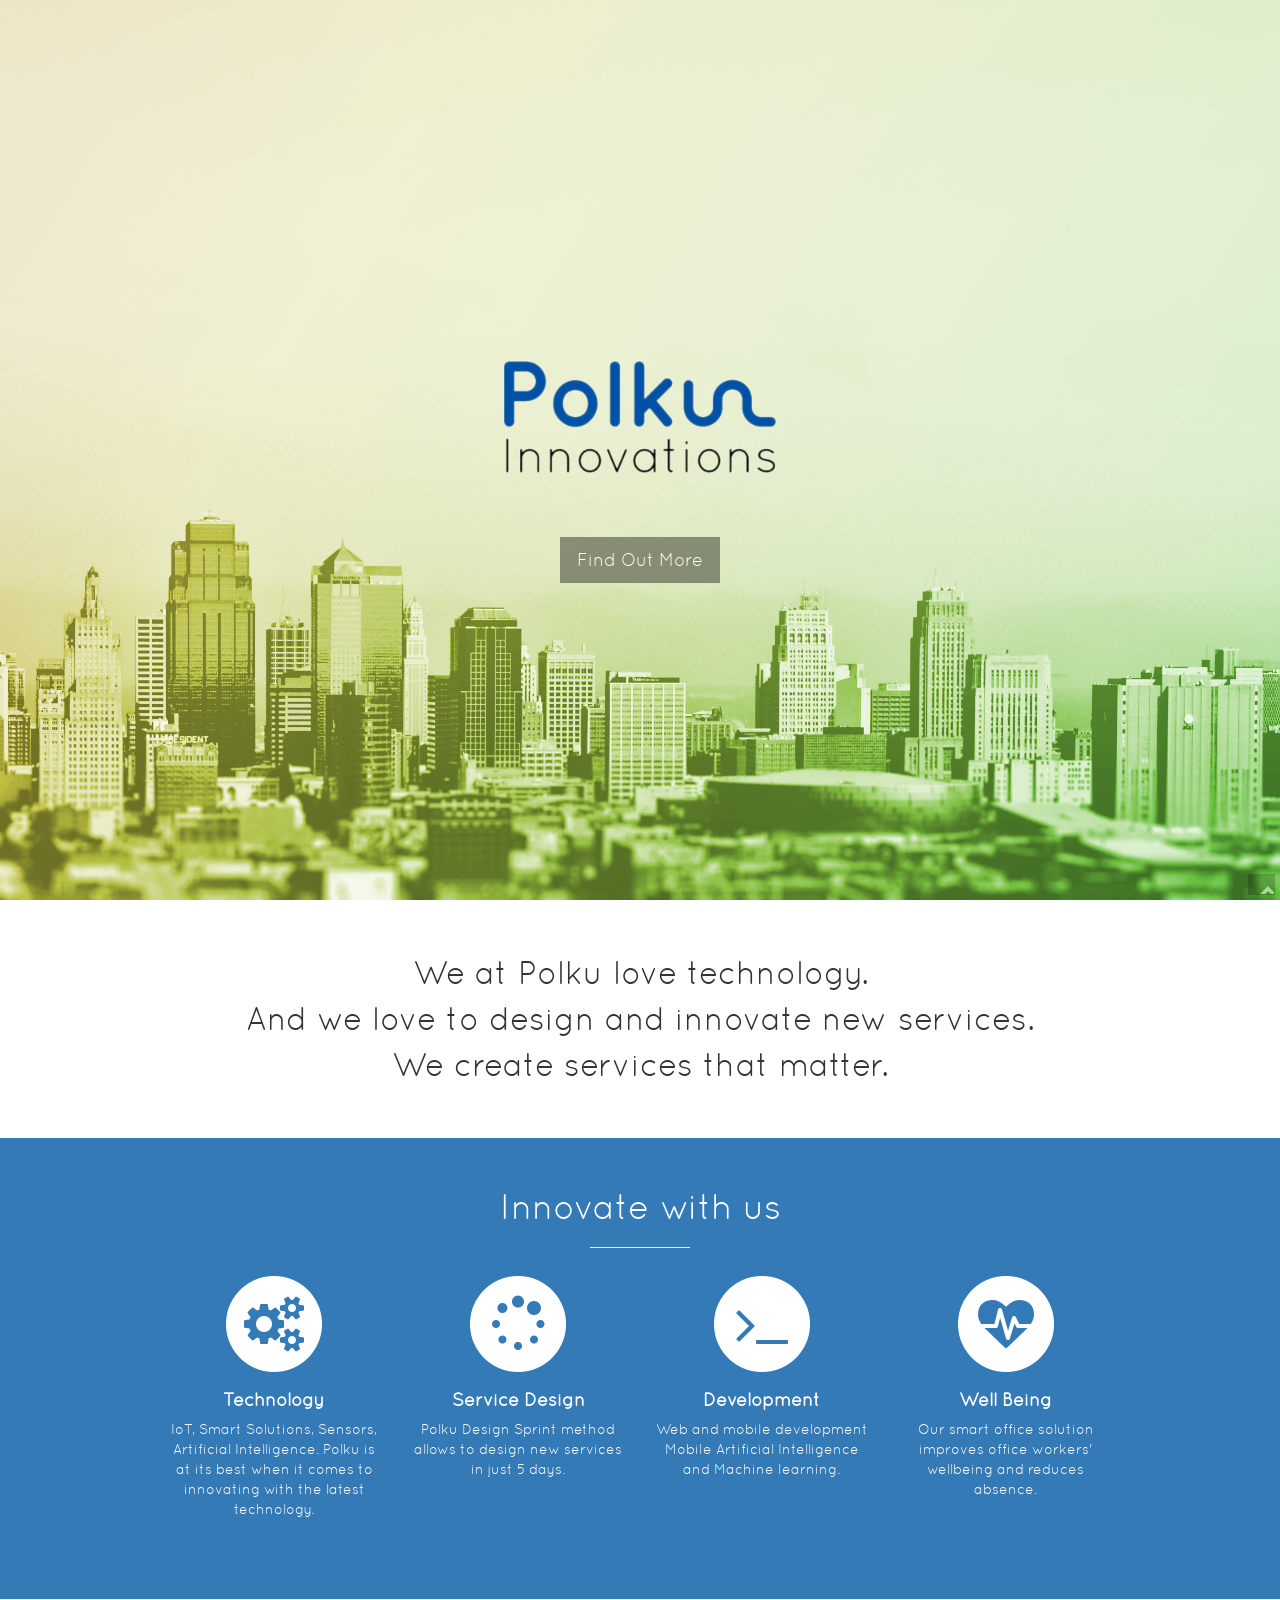
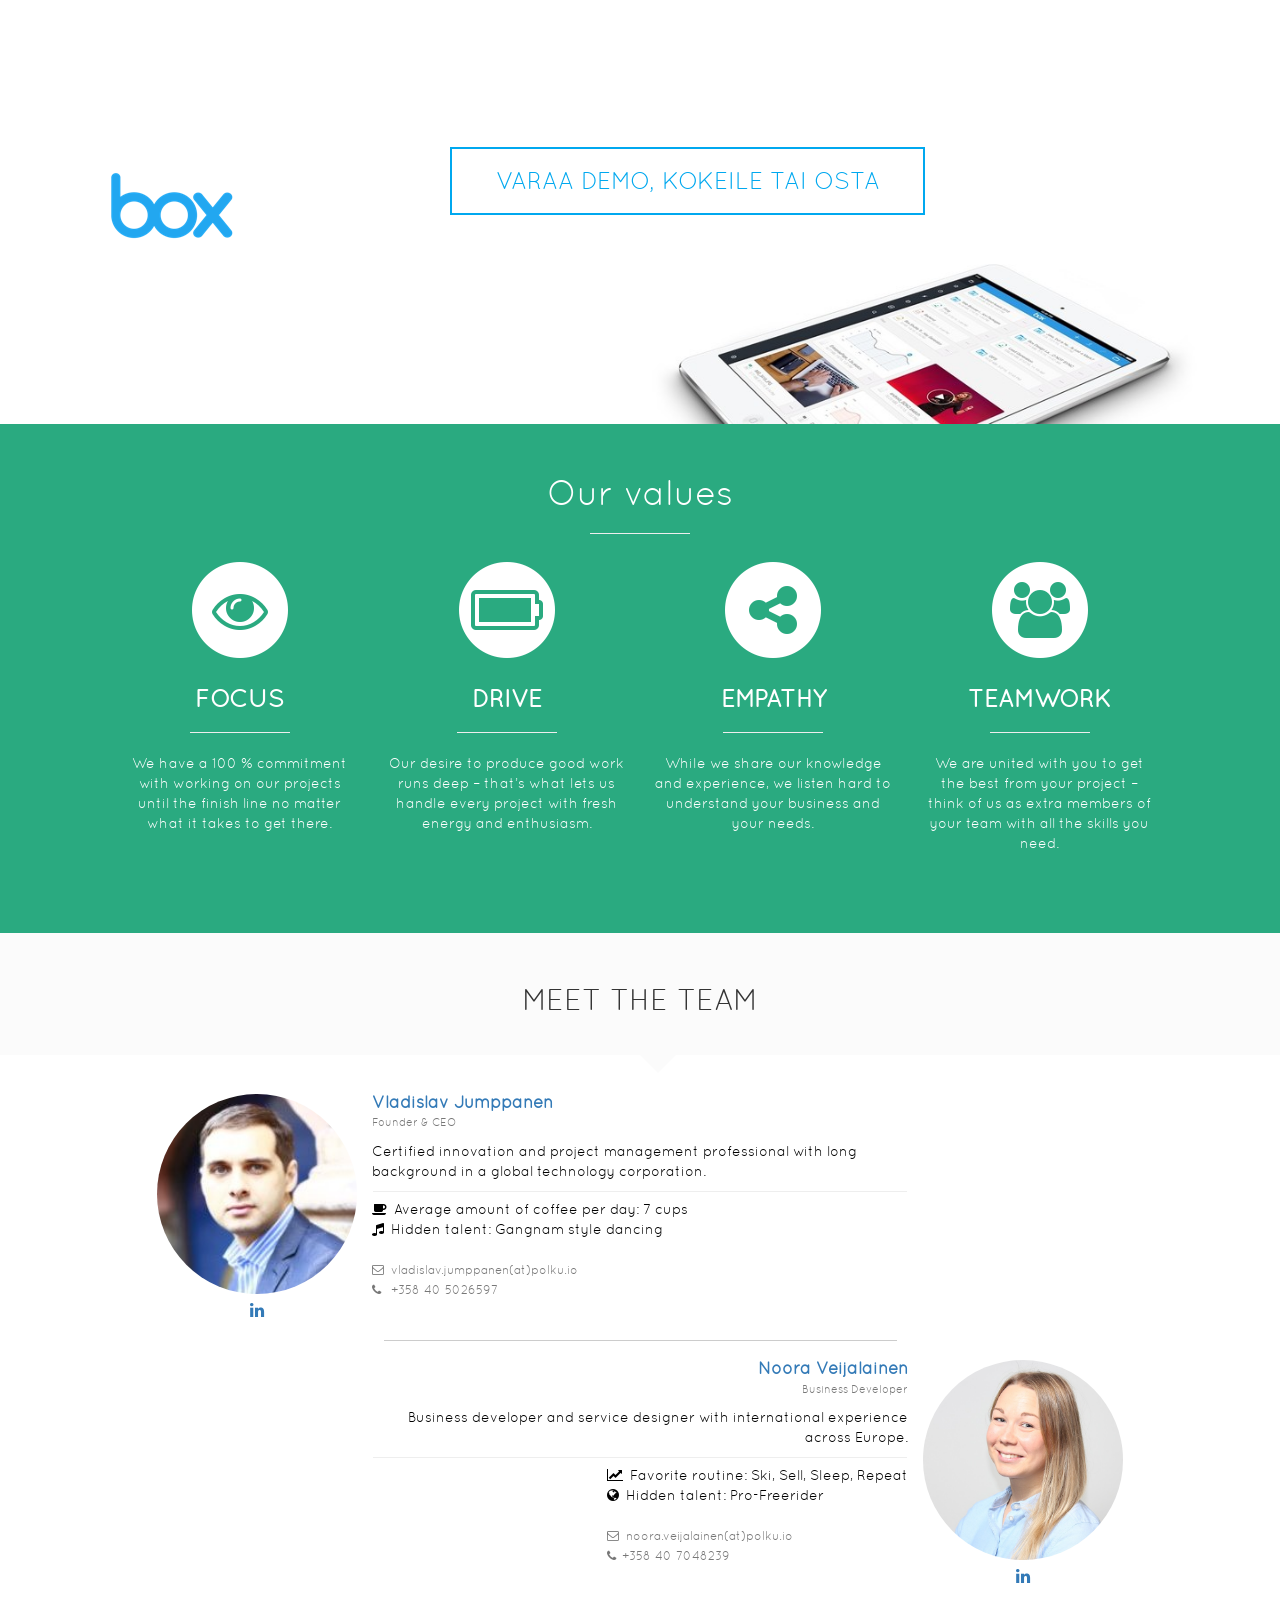
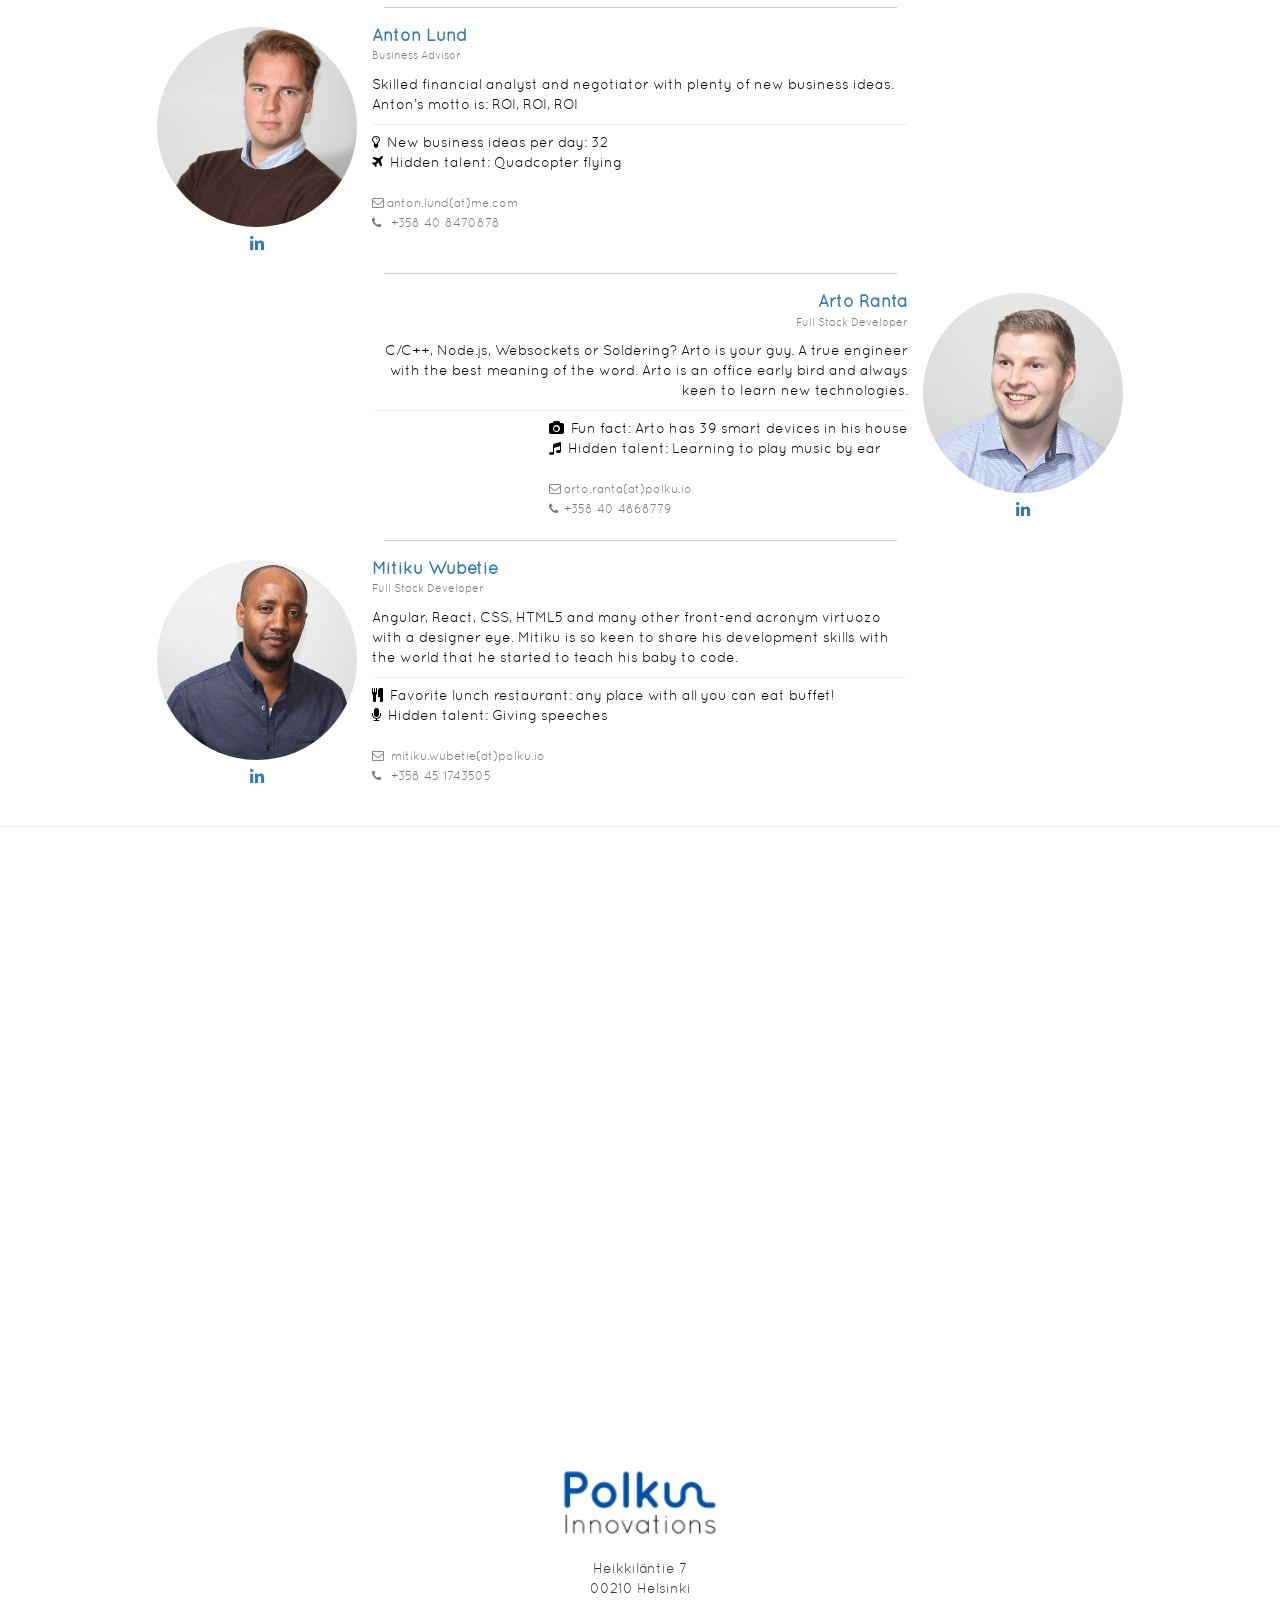
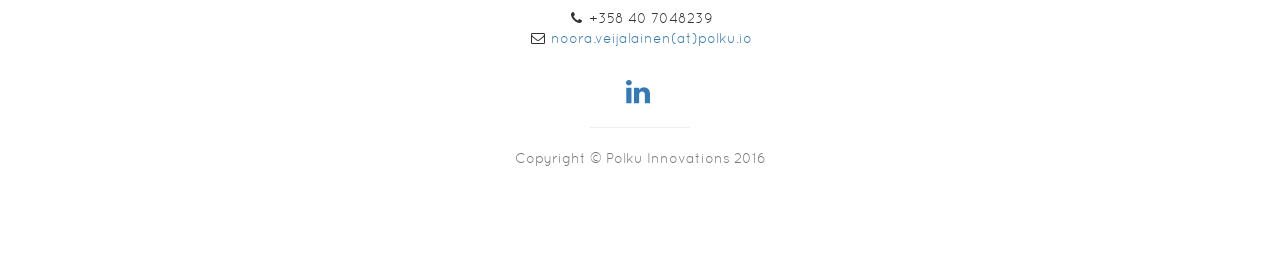
<file: index.html>
<!DOCTYPE html>
<html lang="en">
<head>
    <meta charset="UTF-8">
    <meta http-equiv="X-UA-Compatible" content="IE=edge">
    <meta name="viewport" content="width=device-width, initial-scale=1">
    <meta name="description" content="">
    <meta name="author" content="">
    <title>Polku Innovations</title>
    <link rel="shortcut icon" href="img/favicon.ico">
    <!-- Bootstrap Core CSS -->
    <link href="css/bootstrap.min.css" rel="stylesheet">
    <!-- Custom CSS -->
    <link href="css/stylish-portfolio.css" rel="stylesheet">
    <!-- Custom Fonts -->
    <link href="https://maxcdn.bootstrapcdn.com/font-awesome/4.7.0/css/font-awesome.min.css" rel="stylesheet" type="text/css">

    <!--<link href="font-awesome/css/font-awesome.min.css" rel="stylesheet" type="text/css">-->
    <link href="https://fonts.googleapis.com/css?family=Source+Sans+Pro:300,400,700,300italic,400italic,700italic" rel="stylesheet" type="text/css">
    <link href="https://fonts.googleapis.com/css?family=Lato" rel="stylesheet">
    <link href="https://fonts.googleapis.com/css?family=Josefin+Slab" rel="stylesheet">
    <!--<script>
        (function(i,s,o,g,r,a,m){i['GoogleAnalyticsObject']=r;i[r]=i[r]||function(){
        (i[r].q=i[r].q||[]).push(arguments)},i[r].l=1*new Date();a=s.createElement(o),
            m=s.getElementsByTagName(o)[0];a.async=1;a.src=g;m.parentNode.insertBefore(a,m)
        })(window,document,'script','https://www.google-analytics.com/analytics.js','ga');

        ga('create', 'UA-83795404-1', 'auto');
        ga('send', 'pageview');
        console.log('dirname' + __dirname);

    </script>-->
    <script>
        (function (i, s, o, g, r, a, m) {
            i['GoogleAnalyticsObject'] = r; i[r] = i[r] || function () {
                (i[r].q = i[r].q || []).push(arguments)
            }, i[r].l = 1 * new Date(); a = s.createElement(o),
            m = s.getElementsByTagName(o)[0]; a.async = 1; a.src = g; m.parentNode.insertBefore(a, m)
        })(window, document, 'script', 'https://www.google-analytics.com/analytics.js', 'ga');

        ga('create', 'UA-86666543-1', 'auto');
        ga('send', 'pageview');

    </script>
    

    <!-- HTML5 Shim and Respond.js IE8 support of HTML5 elements and media queries -->
    <!-- WARNING: Respond.js doesn't work if you view the page via file:// -->
    <!--[if lt IE 9]>
        <script src="https://oss.maxcdn.com/libs/html5shiv/3.7.0/html5shiv.js"></script>
        <script src="https://oss.maxcdn.com/libs/respond.js/1.4.2/respond.min.js"></script>
    <![endif]-->
</head>
<body>
    <!-- Navigation -->
    <!--<a id="menu-toggle" href="#" class="btn btn-dark btn-lg toggle"><i class="fa fa-bars"></i></a>
    <nav id="sidebar-wrapper">
        <ul class="sidebar-nav">
            <a id="menu-close" href="#" class="btn btn-light btn-lg pull-right toggle"><i class="fa fa-times"></i></a>
            <li class="sidebar-brand">
                <a href="#top" onclick=$("#menu-close").click();>Start your Polku</a>
            </li>
            <li>
                <a href="#about" onclick=$("#menu-close").click();>About</a>
            </li>
            <li>
                <a href="#services" onclick=$("#menu-close").click();>Services</a>
            </li>
            <li>
                <a href="#portfolio" onclick=$("#menu-close").click();>Portfolio</a>
            </li>
            <li>
                <a href="#contact" onclick=$("#menu-close").click();>Contact</a>
            </li>
        </ul>
    </nav>-->
    <!-- Header -->
    <header id="top" class="header">
        <div class="text-vertical-center">
           <img src="img/polku_logo.png" alt="Polku Pnnovations" class="polku-logo img-responsive"/>
            <!--<h1>Polku</h1>
            <h3>Innovations</h3>-->
            <br>
            <a href="#about" class="btn btn-dark btn-lg">Find Out More</a>
        </div>
    </header>
    <!-- About -->
    <section id="about" class="about">
        <div class="container">
            <div class="row">
                <div class="col-lg-12 text-center">
                    <p>We at Polku love technology. </p>
                    <p>And we love to design and innovate new services. </p>
                    <p>We create services that matter.</p>
                </div>
            </div>
            <!-- /.row -->
        </div>
        <!-- /.container -->
    </section>
    <!-- Services -->
    <!-- The circle icons use Font Awesome's stacked icon classes. For more information, visit http://fontawesome.io/examples/ -->
    <section id="services" class="services bg-primary">
        <div class="container">
            <div class="row text-center">
                <div class="col-lg-10 col-lg-offset-1">
                    <h2>Innovate with us</h2>
                    <hr class="small">
                    <div class="row">
                        <div class="service-description col-md-3 col-sm-6">
                            <div class="service-item">
                                <span class="fa-stack fa-4x">
                                    <i class="fa fa-circle fa-stack-2x"></i>
                                    <i class="fa fa-gears fa-stack-1x text-primary"></i>
                                </span>
                                <h4>
                                    <strong>Technology</strong>
                                </h4>
                                <p>IoT, Smart Solutions, Sensors, Artificial Intelligence. Polku is at its best when it comes to innovating with the latest technology.</p>
                            </div>
                        </div>
                        <div class="service-description col-md-3 col-sm-6">
                            <div class="service-item">
                                <span class="fa-stack fa-4x">
                                    <i class="fa fa-circle fa-stack-2x"></i>
                                    <i class="fa fa-spinner fa-stack-1x text-primary"></i>
                                </span>
                                <h4>
                                    <strong>Service Design</strong>
                                </h4>
                                <p>Polku Design Sprint method allows to design new services in just 5 days.</p>
                            </div>
                        </div>
                        <div class="service-description col-md-3 col-sm-6">
                            <div class="service-item">
                                <span class="fa-stack fa-4x">
                                    <i class="fa fa-circle fa-stack-2x"></i>
                                    <i class="fa fa-terminal fa-stack-1x text-primary"></i>
                                </span>
                                <h4>
                                    <strong>Development</strong>
                                </h4>
                                <p>Web and mobile development Mobile Artificial Intelligence and Machine learning.</p>
                            </div>
                        </div>
                        <div class="service-description col-md-3 col-sm-6">
                            <div class="service-item">
                                <span class="fa-stack fa-4x">
                                    <i class="fa fa-circle fa-stack-2x"></i>
                                    <i class="fa fa-heartbeat fa-stack-1x text-primary"></i>
                                </span>
                                <h4>
                                    <strong>Well Being</strong>
                                </h4>
                                <p>Our smart office solution improves office workers' wellbeing and reduces absence.</p>
                            </div>
                        </div>
                    </div>
                    <!-- /.row (nested) -->
                    <!-- /.row -->
                    <!--<div class="row">
                        <div class="col-md-3 col-sm-6">
                                <a href="#" class="btn btn-light">Learn More</a>
                        </div>
                        <div class="col-md-3 col-sm-6">
                            <a href="#" class="btn btn-light">Learn More</a>
                        </div>
                        <div class="col-md-3 col-sm-6">
                            <div class="service-item">
                                <a href="#" class="btn btn-light">Learn More</a>
                            </div>
                        </div>
                        <div class="col-md-3 col-sm-6">
                                <a href="#" class="btn btn-light">Learn More</a>
                        </div>
                    </div>-->
                    <!-- /.row -->

                </div>
                <!-- /.col-lg-10 -->
            </div>
            <!-- /.row (nested) -->
        </div>
        <!-- /.container -->
    </section>
    <!-- Callout -->
    <aside class="callout box-button-page">
        <div class="container">
            <div class="col-sm-4 col-xs-12"><img src="img/box.png" alt="Box"></div>
            <div class="col-sm-5 col-xs-12 text-left"><a href="/box" target="_blank"><h2>VARAA DEMO, KOKEILE TAI OSTA</h2></a></div>
            <div class="col-sm-3 col-xs-12">&nbsp;</div>
            <!--<h3 class="text-vertical-center"><a href="/box" target="_blank"><button type="button" class="btn btn-default">VARAA DEMO, KOKEILE TAI OSTA</button></a></h3>-->
        </div>

    </aside>
    <!--    <section id="team" class="services bg-primary">
           <div class="container">
            <div class="container panel col-md-3 col-sm-2">
              <div class="panel-title"><h3>Passion</h3></div>
               <div class="panel-header panel__icon"><i class="fa fa-lightbulb-o"></i></div>
               <div class="panel-body">We are united with you in the drive to get the best from your project – think of us as extra members of your team with all the skills you need.</div>
            </div>
            <div class="container panel col-md-3 col-sm-2">
              <div class="panel-title"><h3>Passion</h3></div>
               <div class="panel-header panel__icon"><i class="fa fa-lightbulb-o"></i></div>
               <div class="panel-body">We are united with you in the drive to get the best from your project – think of us as extra members of your team with all the skills you need.</div>
            </div>
            <div class="container panel col-md-3 col-sm-2">
              <div class="panel-title"><h3>Passion</h3></div>
               <div class="panel-header panel__icon"><i class="fa fa-lightbulb-o"></i></div>
               <div class="panel-body">We are united with you in the drive to get the best from your project – think of us as extra members of your team with all the skills you need.</div>
            </div>
            <div class="container panel col-md-3 col-sm-2">
              <div class="panel-title"><h3>Passion</h3></div>
               <div class="panel-header panel__icon"><i class="fa fa-lightbulb-o"></i></div>
               <div class="panel-body">We are united with you in the drive to get the best from your project – think of us as extra members of your team with all the skills you need.</div>
            </div>
            </div>

        </section>-->
    <section id="team" class="services bg-primary">
        <div class="container-fluid">
            <div class="row text-center">
                <div class="col-lg-10 col-lg-offset-1">
                    <h2>Our values</h2>
                    <hr class="small">
                    <div class="row">
                        <div class="col-md-3 col-sm-6">
                            <div class="service-item">
                                <span class="fa-stack fa-4x">
                                    <i class="fa fa-circle fa-stack-2x"></i>
                                    <i class="fa fa-eye fa-stack-1x text-success"></i>
                                </span>
                                <h3 class="text-uppercase">
                                    <strong>FOCUS</strong>                                    
                                </h3>
                                <hr class="small">
                                <p>We have a 100 % commitment with working on our projects until the finish line no matter what it takes to get there.</p>
                            </div>
                        </div>
                        <div class="col-md-3 col-sm-6">
                            <div class="service-item">
                                <span class="fa-stack fa-4x">
                                    <i class="fa fa-circle fa-stack-2x"></i>
                                    <i class="fa fa-battery-full fa-stack-1x text-success"></i>
                                </span>
                                <h3 class="text-uppercase">
                                    <strong>Drive</strong>                                    
                                </h3>
                                <hr class="small">
                                <p>Our desire to produce good work runs deep – that’s what lets us handle every project with fresh energy and enthusiasm.</p>
                            </div>
                        </div>
                        <div class="col-md-3 col-sm-6">
                            <div class="service-item">
                                <span class="fa-stack fa-4x">
                                    <i class="fa fa-circle fa-stack-2x"></i>
                                    <i class="fa fa-share-alt fa-stack-1x text-success"></i>
                                </span>
                                <h3 class="text-uppercase">
                                    <strong>Empathy</strong>                                    
                                </h3>
                                <hr class="small">
                                <p>While we share our knowledge and experience, we listen hard to understand your business and your needs.</p>
                            </div>
                        </div>
                        <div class="col-md-3 col-sm-6">
                            <div class="service-item">
                                <span class="fa-stack fa-4x">
                                    <i class="fa fa-circle fa-stack-2x" aria-hidden="true"></i>
                                    <i class="fa fa-group fa-stack-1x text-success" aria-hidden="true"></i>
                                </span>
                                <h3 class="text-uppercase">
                                    <strong>Teamwork</strong>                                    
                                </h3>
                                <hr class="small">
                                <p>We are united with you to get the best from your project – think of us as extra members of your team with all the skills you need.</p>
                            </div>
                        </div>
                    </div>
                    <!--<hr class="small">-->

                </div>
            </div>
        </div>
    </section>
    <!-- About -->
    <section id="meet-the-team" class="bg-success">
        <div class="dividing-header">
            <div class="row">
                <div class="text-center">
                    <h2 class="text-center text-uppercase">MEET THE TEAM</h2>
                </div>

            </div>

        </div>
        <!-- <div>
             <div class="col-xs-6"><div class="div-left">&nbsp;</div></div>
             <div class="col-xs-6"><div class="div-right">&nbsp;</div></div>
         </div>-->
    </section>

    <!-- Container (Portfolio Section) -->
    <section id="team-members" class="bg-grey">
        <br>
        <div class="container">
            <div class="member-decription well row lean-right">
                <div class="thumbnail text-center col-md-3 col-sm-4">
                    <ul>
                        <li class="img-box"><img src="img/Vladislav.jpg" alt="Vladislav Jumppanen" class="img-circle margin"></li>
                        <li><h3><a class="info" href="https://fi.linkedin.com/in/vjumppanen"><i class="fa fa-linkedin" aria-hidden="true"></i></a></h3></li>
                    </ul>
                </div>
                <div class="text-box col-md-6 col-sm-8 left">
                    <ul class="text-left">
                        <li><h3 class="member-name"><strong>Vladislav Jumppanen</strong></h3></li>
                        <li><h3><small>Founder &amp; CEO</small></h3></li>
                        <li><p>Certified innovation and project management professional with long background in a global technology corporation.</p><hr></li>
                        <li><i class="fa fa fa-coffee space"></i>Average amount of coffee per day: 7 cups</li>
                        <li><i class="fa fa fa-music space"></i>Hidden talent: Gangnam style dancing</li>
                        <li><br></li>                        
                        <li><small><i class="fa fa-envelope-o fa-fw text-muted space"></i><a href="mailto:vladislav.jumppanen@polku.io" class="text-muted"> vladislav.jumppanen(at)polku.io</a></small></li>
                        <li><small><i class="fa fa-phone fa-fw text-muted space"></i><a href="tel:+358405026597" class="text-muted"> +358 40 5026597</a></small></li>
                    </ul>                    
                </div>
                <div class="clearfix visible-lg visible-md col-md-3"></div>
            </div>  
            <hr class="small-divider">          
            <div class="member-decription well row lean-left">
               <div class="clearfix visible-lg visible-md col-md-3"></div>
                <div class="thumbnail text-center col-md-3 col-sm-4 col-md-push-6 col-sm-push-8">
                    <ul>
                        <li class="img-box"><img src="img/NooraV.jpg" alt="Noora Veijalainen" class="img-circle margin"></li>
                        <li><h3><a class="info text-left" href="https://www.linkedin.com/in/noora-veijalainen"><i class="fa fa-linkedin" aria-hidden="true"></i></a></h3></li>
                    </ul>
                </div>
                <div class="text-box col-md-6 col-sm-8 col-md-pull-3 col-sm-pull-4 right">
                    <ul class="text-right">
                        <li><h3 class="member-name"><strong>Noora Veijalainen</strong></h3></li>
                        <li><h3><small>Business Developer</small></h3></li>
                        <li><p>Business developer and service designer with international experience across Europe.</p><hr></li>
                        <li class="right-li">
                            <ul>
                                <li><i class="fa fa fa-line-chart space"></i>Favorite routine: Ski, Sell, Sleep, Repeat</li>
                                <li><i class="fa fa fa-globe space"></i>Hidden talent: Pro-Freerider</li>
                                <li><br></li> 
                                <li><small><i class="fa fa-envelope-o fa-fw text-muted space"></i><a href="mailto:noora.veijalainen@polku.io" class="text-muted"> noora.veijalainen(at)polku.io</a></small></li>
                                <li><small><i class="fa fa-phone fa-fw text-muted space"></i><a href="tel:+358407048239" class="text-muted">+358 40 7048239</a></small></li> 
                            </ul>
                        </li>          
                    </ul>
                   
                </div>

            </div>  
             <hr class="small-divider">          
            <div class="member-decription well row lean-right">
                <div class="thumbnail text-center col-md-3 col-sm-4">
                    <ul>
                        <li class="img-box"><img src="img/Anton.JPG" alt="Anton Lund" class="img-circle"></li>
                        <li><h3><a class="info" href="https://www.linkedin.com/in/anton-lund"><i class="fa fa-linkedin" aria-hidden="true"></i></a></h3></li>
                    </ul>
                </div>
                <div class="text-box col-md-6 col-sm-8 left">
                    <ul class="text-left">
                        <li><h3 class="member-name"><strong>Anton Lund</strong></h3></li>
                        <li><h3><small>Business Advisor</small></h3></li>
                        <li><p>Skilled financial analyst and negotiator with plenty of new business ideas. Anton’s motto is: ROI, ROI, ROI 
</p><hr></li>
                        <li><i class="fa fa fa-lightbulb-o space"></i>New business ideas per day: 32</li>
                        <li><i class="fa fa fa-plane space"></i>Hidden talent: Quadcopter flying</li>
                        <li><br></li>
                        <li><small><i class="fa fa-envelope-o fa-fw text-muted space"></i><a href="mailto:anton.lund(at)me.com" class="text-muted">anton.lund(at)me.com</a></small></li>                 
                        <li><small><i class="fa fa-phone fa-fw text-muted space"></i><a href="tel:+358408470878" class="text-muted"> +358 40 8470878</a></small></li>
                    </ul>
                    
                </div>
                <div class="clearfix visible-lg visible-md col-md-3"></div>
            </div>
            <hr class="small-divider">
            
            <div class="member-decription well row lean-left">
               <div class="clearfix visible-lg visible-md col-md-3"></div>
                <div class="thumbnail text-center col-md-3 col-sm-4 col-md-push-6 col-sm-push-8">
                    <ul>
                        <li class="img-box"><img src="img/Arto.jpg" alt="Arto Ranta" class="img-circle margin"></li>
                        <li><h3><a class="info" href="https://www.linkedin.com/in/arto-ranta"><i class="fa fa-linkedin" aria-hidden="true"></i></a></h3></li>
                    </ul>
                </div>
                <div class="text-box col-md-6 col-sm-8 col-md-pull-3 col-sm-pull-4 right">
                    <ul class="text-right">
                        <li><h3 class="member-name"><strong>Arto Ranta</strong></h3></li>
                        <li><h3><small>Full Stack Developer</small></h3></li>
                        <li><p>C/C++, Node.js, Websockets or Soldering? Arto is your guy. A true engineer with the best meaning of the word. Arto is an office early bird and always keen to learn new technologies.</p><hr></li>
                        <li class="right-li">
                            <ul>
                                <li><i class="fa fa fa-camera space"></i>Fun fact: Arto has 39 smart devices in his house</li>
                                <li><i class="fa fa fa-music space"></i>Hidden talent: Learning to play music by ear</li>
                                <li><br></li> 
                                <li><small><i class="fa fa-envelope-o fa-fw text-muted space"></i><a href="mailto:arto.ranta@polku.io" class="text-muted">arto.ranta(at)polku.io</a></small></li>
                                <li><small><i class="fa fa-phone fa-fw text-muted space"></i><a href="tel:+358404868779" class="text-muted">+358 40 4868779</a></small></li> 
                            </ul>
                        </li>                     
                           
                    </ul>
                    
                </div>
            </div>
            <hr class="small-divider">
            <div class="member-decription well row lean-right">
                <div class="thumbnail text-center col-md-3 col-sm-4">
                    <ul>
                        <li class="img-box"><img src="img/Mitiku.JPG" alt="Mitiku Wubetie" class="img-circle"></li>
                        <li><h3><a class="info" href="http://www.linkedin.com/in/mitiku-wubetie"><i class="fa fa-linkedin" aria-hidden="true"></i></a></h3></li>
                    </ul>
                </div>
                <div class="text-box col-md-6 col-sm-8 left">
                    <ul class="text-left">
                        <li><h3 class="member-name"><strong>Mitiku Wubetie</strong></h3></li>
                        <li><h3><small>Full Stack Developer</small></h3></li>
                        <li><p>Angular, React, CSS, HTML5 and many other front-end acronym virtuozo with a designer eye. Mitiku is so keen to share his development skills with the world that he started to teach his baby to code.</p><hr></li>
                        <li><i class="fa fa fa-cutlery space"></i>Favorite lunch restaurant: any place with all you can eat buffet!</li>
                        <li><i class="fa fa fa-microphone space"></i>Hidden talent: Giving speeches</li>
                        <li><br></li>                        
                        <li><small><i class="fa fa-envelope-o fa-fw text-muted space"></i><a href="mailto:mitiku.mitiku@polku.io" class="text-muted"> mitiku.wubetie(at)polku.io</a></small></li>
                        <li><small><i class="fa fa-phone fa-fw text-muted space"></i><a href="tel:+358451743505" class="text-muted"> +358 45 1743505</a></small></li>
                    </ul>
                    
                </div>
                <div class="clearfix visible-lg visible-md col-sm-3"></div>
            </div>
           

            <!--<div class="member-decription well">
               <div class="thumbnail text-center col-md-3">
                   <div class="img-box"><img src="img/Mitiku.JPG" alt="Mitiku Wubetie" class="img-circle"></div>
              </div>
              <div class="text-box col-md-3">
                  <h3 class="member-name"><strong>Mitiku Wubetie</strong></h3>
                  <h3><small>Full Stack Developer</small><span class="text-right"><a class="info" href="#"><i class="fa fa-linkedin" aria-hidden="true"></i></a></span></h3>


                  <p>Our Full Stack developer wizard who already started to teach his 5 months old baby to code.</p><br><hr>
                    <ul>
                    <li><i class="fa fa fa-cutlery"></i>&nbsp;&nbsp;&nbsp;Favorite lunch restaurant: any place with all you can eat buffet!</li>
                    <li><i class="fa fa fa-microphone"></i>&nbsp;&nbsp;&nbsp;Hidden talent: Public speaking</li>
                    </ul>


                    <p><small>
                       <i class="fa fa-envelope-o fa-fw text-muted"></i><a href="mailto:mitiku.mitiku@polku.io" class="text-muted"> mitiku.wubetie(at)polku.io</a><br>
                        <i class="fa fa-phone fa-fw text-muted"></i><a href="tel:+358451743505" class="text-muted"> +358 45 1743505</a>
                   </small></p>
              </div>
               <div class="clearfix thumbnail text-center col-md-3 visible-md"></div>
              <div class="clearfix text-box col-md-3  visible-md"></div>
            </div>-->

           
        </div>
        <!--<h2 class="text-center">Some more things to say if we have</h2>
        <div id="myCarousel" class="carousel slide text-center" data-ride="carousel">-->
            <!-- Indicators -->
           <!-- <ol class="carousel-indicators">
                <li data-target="#myCarousel" data-slide-to="0" class="active"></li>
                <li data-target="#myCarousel" data-slide-to="1"></li>
                <li data-target="#myCarousel" data-slide-to="2"></li>
            </ol>-->
            <!-- Wrapper for slides -->
           <!-- <div class="carousel-inner" role="listbox">
                <div class="item active">
                    <h4>"This company is the best. I am so happy with the result!"<br><span style="font-style:normal;">Michael Roe, Vice President, Comment Box</span></h4>
                </div>
                <div class="item">
                    <h4>"One word... WOW!!"<br><span style="font-style:normal;">John Doe, Salesman, Rep Inc</span></h4>
                </div>
                <div class="item">
                    <h4>"Could I... BE any more happy with this company?"<br><span style="font-style:normal;">Chandler Bing, Actor, FriendsAlot</span></h4>
                </div>
            </div>-->
            <!-- Left and right controls -->
            <!--<a class="left carousel-control" href="#myCarousel" role="button" data-slide="prev">
                <span class="glyphicon glyphicon-chevron-left" aria-hidden="true"></span>
                <span class="sr-only">Previous</span>
            </a>
            <a class="right carousel-control" href="#myCarousel" role="button" data-slide="next">
                <span class="glyphicon glyphicon-chevron-right" aria-hidden="true"></span>
                <span class="sr-only">Next</span>
            </a>
        </div>-->
         <hr>
    </section>
    <!-- Portfolio -->
    <!--<section id="portfolio" class="portfolio">-->
    <!--<div class="container">
        <div class="row">
            <div class="col-lg-10 col-lg-offset-1 text-center">
                <h2>Our Work</h2>
                <hr class="small">-->
    <!--<div class="row">
        <div class="col-md-6">
            <div class="portfolio-item">
                <a href="#">
                    <img class="img-portfolio img-responsive" src="img/portfolio-1.jpg">
                </a>
            </div>
        </div>
        <div class="col-md-6">
            <div class="portfolio-item">
                <a href="#">
                    <img class="img-portfolio img-responsive" src="img/portfolio-2.jpg">
                </a>
            </div>
        </div>
        <div class="col-md-6">
            <div class="portfolio-item">
                <a href="#">
                    <img class="img-portfolio img-responsive" src="img/portfolio-3.jpg">
                </a>
            </div>
        </div>
        <div class="col-md-6">
            <div class="portfolio-item">
                <a href="#">
                    <img class="img-portfolio img-responsive" src="img/portfolio-4.jpg">
                </a>
            </div>
        </div>
    </div>-->
    <!-- /.row (nested) -->
    <!--<a href="#" class="btn btn-dark">View More Items</a>-->
    <!-- </div>-->
    <!-- /.col-lg-10 -->
    <!--</div>-->
    <!-- /.row -->
    <!--</div>-->
    <!-- /.container -->
    <!-- </section>-->
    <!-- Call to Action
    <aside class="call-to-action bg-primary">
        <div class="container">
            <div class="row">
                <div class="col-lg-12 text-center">
                    <h3>The buttons below are impossible to resist.</h3>
                    <a href="#" class="btn btn-lg btn-light">Click Me!</a>
                    <a href="#" class="btn btn-lg btn-dark">Look at Me!</a>
                </div>
            </div>
        </div>
    </aside>-->
    <!-- Map -->
    <section id="contact" class="map">
        <!--<iframe src="https://www.google.com/maps/embed/v1/place?q=bertel%20jungin%20aukio%205%2C%20espoo&key=AIzaSyBQaa4eGdlWXK5nxia2d0DBlTiWl1hVIwk" scrolling="no" allowfullscreen>

        </iframe>
        <br />
        <small>
            <a href='<iframe src="https://www.google.com/maps/embed/v1/place?q=bertel%20jungin%20aukio%206%2C%20espoo&key=AIzaSyBQaa4eGdlWXK5nxia2d0DBlTiWl1hVIwk" width="400" height="300" frameborder="0" style="border:0" allowfullscreen></iframe>'></a>
        </small>-->
        <iframe src="https://www.google.com/maps/embed?pb=!1m14!1m8!1m3!1d31767.894986569605!2d24.8492878!3d60.1560098!3m2!1i1024!2i768!4f13.1!3m3!1m2!1s0x46920a5c736142cf%3A0x4dc9d1782b9e1bd8!2sHeikkil%C3%A4ntie+7%2C+00210+Helsinki!5e0!3m2!1sen!2sfi!4v1478774752534" allowfullscreen></iframe>


       <!-- <iframe src="https://www.google.com/maps/embed?pb=!1m18!1m12!1m3!1d1985.4934377504876!2d24.8821180161058!3d60.15600978195571!2m3!1f0!2f0!3f0!3m2!1i1024!2i768!4f13.1!3m3!1m2!1s0x46920a5c736142cf%3A0x4dc9d1782b9e1bd8!2sHeikkil%C3%A4ntie+7%2C+00210+Helsinki!5e0!3m2!1sen!2sfi!4v1477569546625" allowfullscreen></iframe>
        <br />-->

        <!--<small>
            <a href='<iframe src="https://www.google.com/maps/embed?pb=!1m17!1m11!1m3!1d14704.995657187525!2d24.88369910490943!3d60.1561553440626!2m2!1f0!2f0!3m2!1i1024!2i768!4f13.1!3m3!1m2!1s0x0%3A0x4dc9d1782b9e1bd8!2sHeikkil%C3%A4ntie+7%2C+00210+Helsinki%2C+Finland!5e1!3m2!1sen!2sfi!4v1477569848563" allowfullscreen></iframe>'></a>
        </small>-->
        <!-- </iframe>-->
    </section>
    <!-- Footer -->
    <footer>
        <div class="container">
            <div class="row">
                <div class="col-lg-10 col-lg-offset-1 text-center">
                   <div class="text-ecnter"><img src="img/logo_small.png" class="polku-logo-small img-responsive" alt="small logo"></div>
                    <!--<h4>
                        <strong>Polku Innovations</strong>
                    </h4>-->
                    <p>
                        Heikkiläntie 7
                        <br>00210 Helsinki
                    </p>
                    <ul class="list-unstyled">
                        <li><i class="fa fa-phone fa-fw"></i> +358 40 7048239</li>
                        <li>
                            <i class="fa fa-envelope-o fa-fw"></i> <a href="mailto:noora.veijalainen@polku.io">noora.veijalainen(at)polku.io</a>
                        </li>
                    </ul>
                    <br>
                    <ul class="list-inline">
                        <!--<li>
                            <a href="#"><i class="fa fa-facebook fa-fw fa-3x"></i></a>
                        </li>
                        <li>
                            <a href="#"><i class="fa fa-twitter fa-fw fa-3x"></i></a>
                        </li>
                        <li>
                            <a href="#"><i class="fa fa-dribbble fa-fw fa-3x"></i></a>
                        </li>-->
                        <li>
                            <a href="https://www.linkedin.com/company/polku-innovations" target="_blank"><i class="fa fa-linkedin fa-fw fa-2x"></i></a>
                        </li>
                    </ul>
                    <hr class="small">
                    <p class="text-muted">Copyright &copy; Polku Innovations 2016</p>
                </div>
            </div>
        </div>
        <a id="to-top" href="#top" class="btn btn-dark btn-lg"><i class="fa fa-chevron-up fa-fw fa-1x"></i></a>
    </footer>
    <!-- jQuery -->
    <script src="js/jquery.js"></script>
    <!-- Bootstrap Core JavaScript -->
    <script src="js/bootstrap.min.js"></script>
    <!-- Custom Theme JavaScript -->
    <script>
        // Closes the sidebar menu
        $("#menu-close").click(function (e) {
            e.preventDefault();
            $("#sidebar-wrapper").toggleClass("active");
        });
        // Opens the sidebar menu
        $("#menu-toggle").click(function (e) {
            e.preventDefault();
            $("#sidebar-wrapper").toggleClass("active");
        });
        // Scrolls to the selected menu item on the page
        $(function () {
            $('a[href*=#]:not([href=#],[data-toggle],[data-target],[data-slide])').click(function () {
                if (location.pathname.replace(/^\//, '') == this.pathname.replace(/^\//, '') || location.hostname == this.hostname) {
                    var target = $(this.hash);
                    target = target.length ? target : $('[name=' + this.hash.slice(1) + ']');
                    if (target.length) {
                        $('html,body').animate({
                            scrollTop: target.offset().top
                        }, 1000);
                        return false;
                    }
                }
            });
        });
        //#to-top button appears after scrolling
        var fixed = false;
        $(document).scroll(function () {
            if ($(this).scrollTop() > 250) {
                if (!fixed) {
                    fixed = true;
                    // $('#to-top').css({position:'fixed', display:'block'});
                    $('#to-top').show("slow", function () {
                        $('#to-top').css({
                            position: 'fixed',
                            display: 'block'
                        });
                    });
                }
            } else {
                if (fixed) {
                    fixed = false;
                    $('#to-top').hide("slow", function () {
                        $('#to-top').css({
                            display: 'none'
                        });
                    });
                }
            }
        });

        /*Keep Google Map v3 centered when browser is resized*/
        var mapOptions = {
            zoom: 2,
            center: new google.maps.LatLng(0, 0), mapTypeId: google.maps.MapTypeId.ROADMAP
        };
        var map = new google.maps.Map(document.getElementById("map_canvas"), mapOptions);

        // this is our gem
        google.maps.event.addDomListener(window, "resize", function () {
            var center = map.getCenter();
            google.maps.event.trigger(map, "resize");
            map.setCenter(center);
        });


        /*******/
        // Disable Google Maps scrolling
        // See http://stackoverflow.com/a/25904582/1607849
        // Disable scroll zooming and bind back the click event
        var onMapMouseleaveHandler = function (event) {
            var that = $(this);
            that.on('click', onMapClickHandler);
            that.off('mouseleave', onMapMouseleaveHandler);
            that.find('iframe').css("pointer-events", "none");
        }
        var onMapClickHandler = function (event) {
            var that = $(this);
            // Disable the click handler until the user leaves the map area
            that.off('click', onMapClickHandler);
            // Enable scrolling zoom
            that.find('iframe').css("pointer-events", "auto");
            // Handle the mouse leave event
            that.on('mouseleave', onMapMouseleaveHandler);
        }
        // Enable map zooming with mouse scroll when the user clicks the map
        $('.map').on('click', onMapClickHandler);
    </script>
    <script>
        $('.map').click(function(){
			$(this).find('iframe').addClass('clicked')})
            .mouseleave(function(){
			$(this).find('iframe').removeClass('clicked')});
    </script>
    <!--    <script src="js/a_blank.js"></script>-->
</body>
</html>
</file>
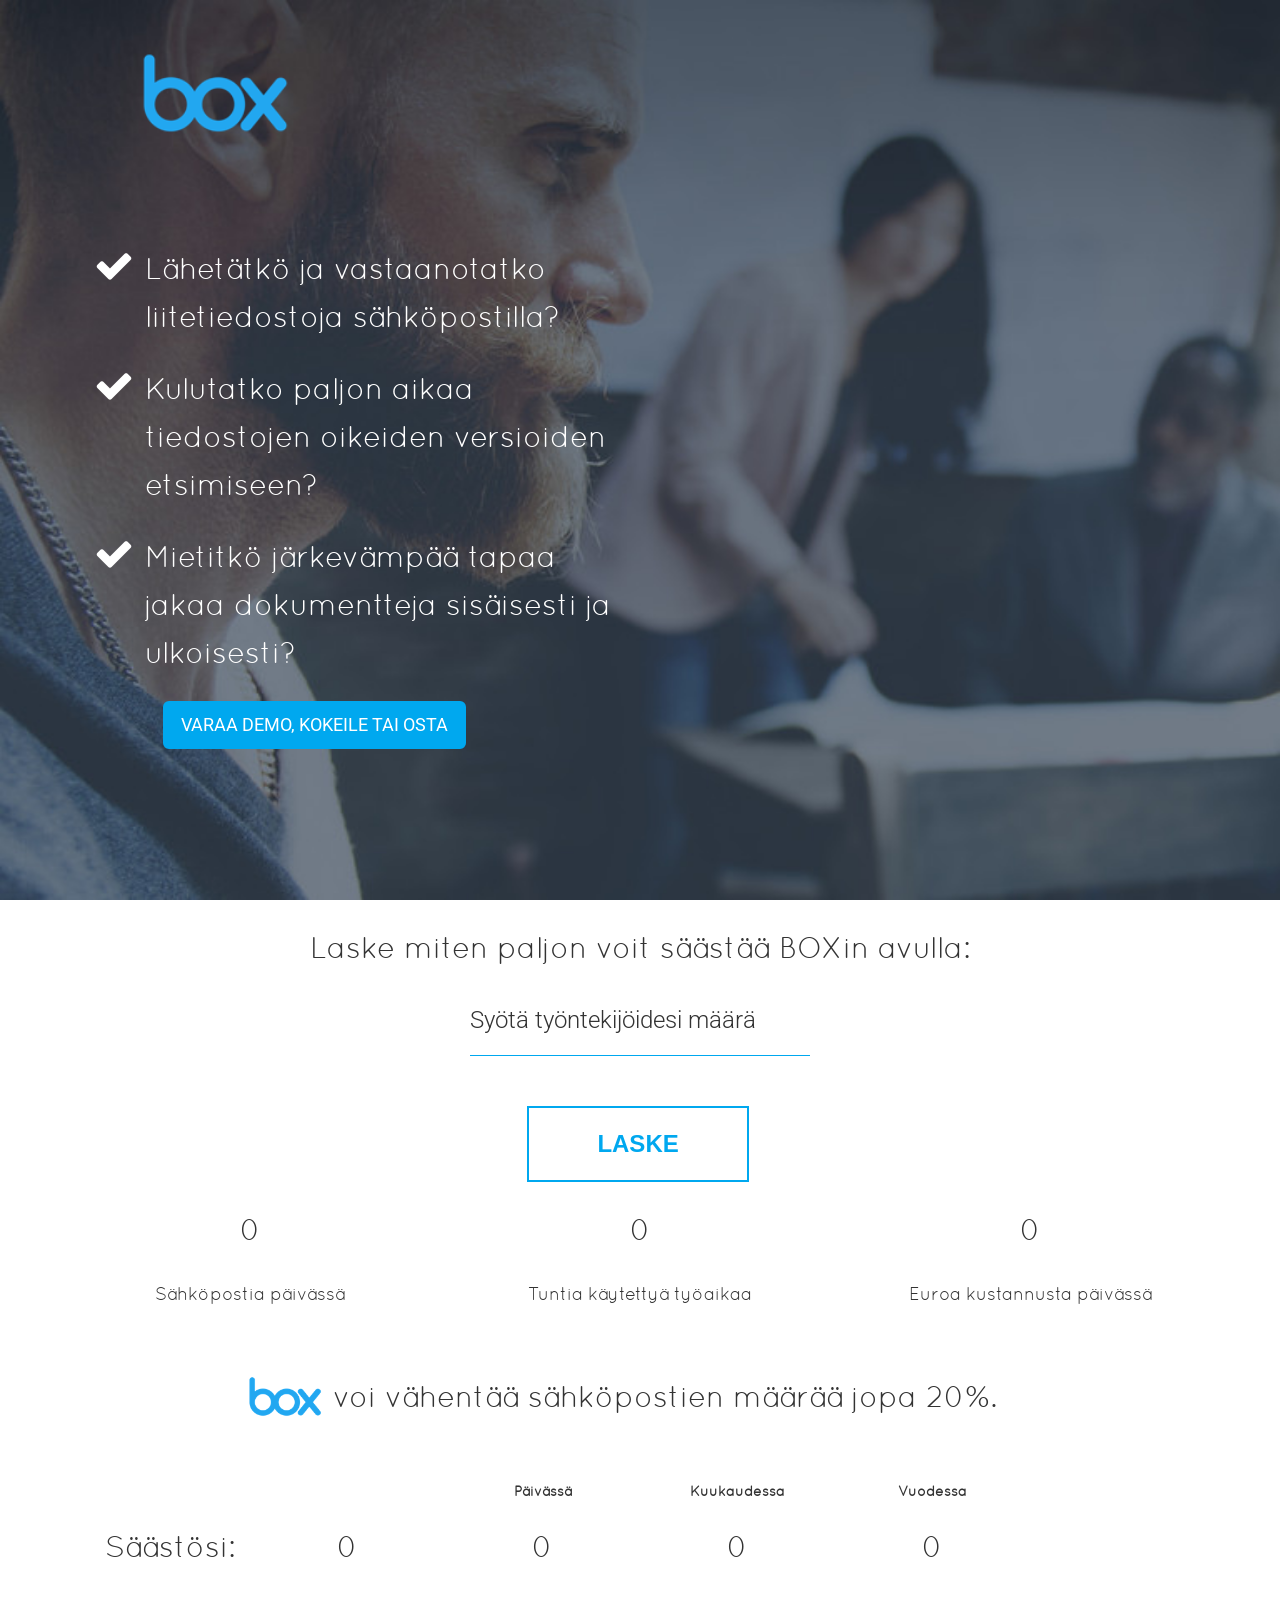
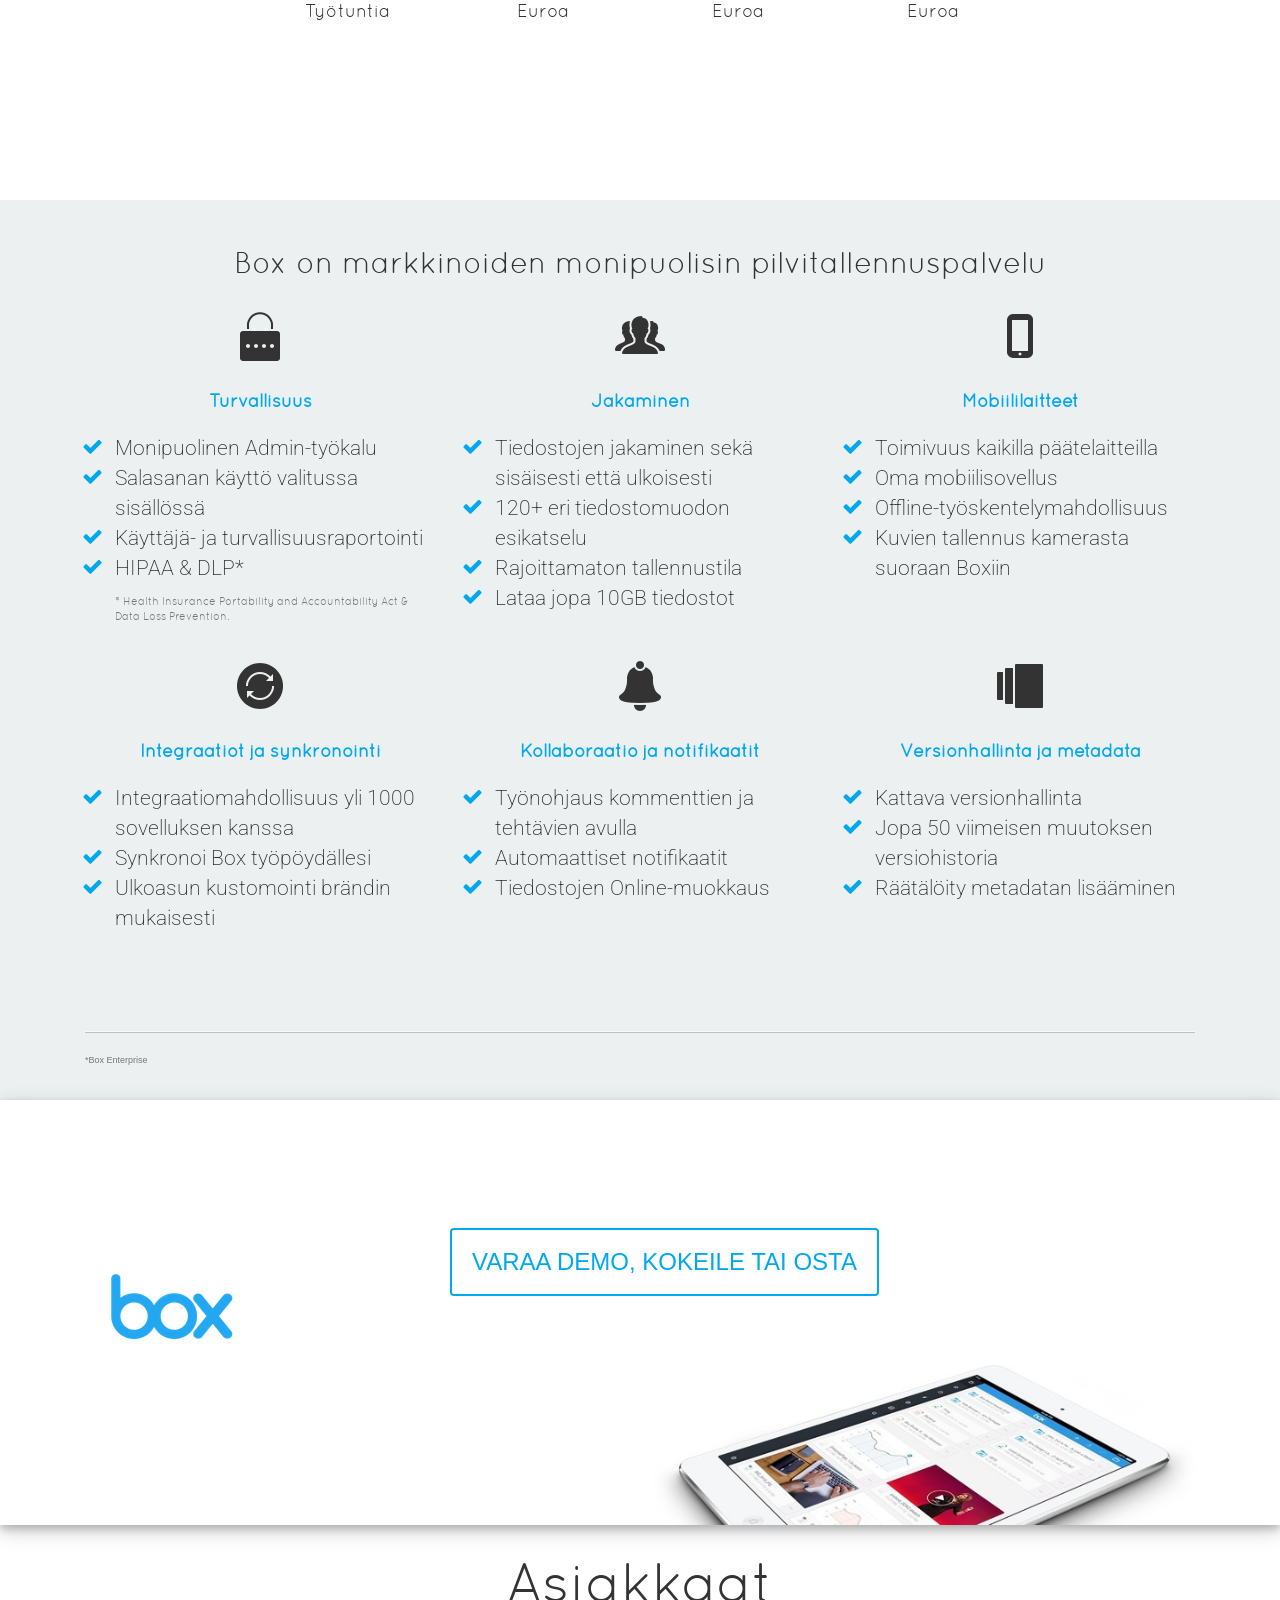
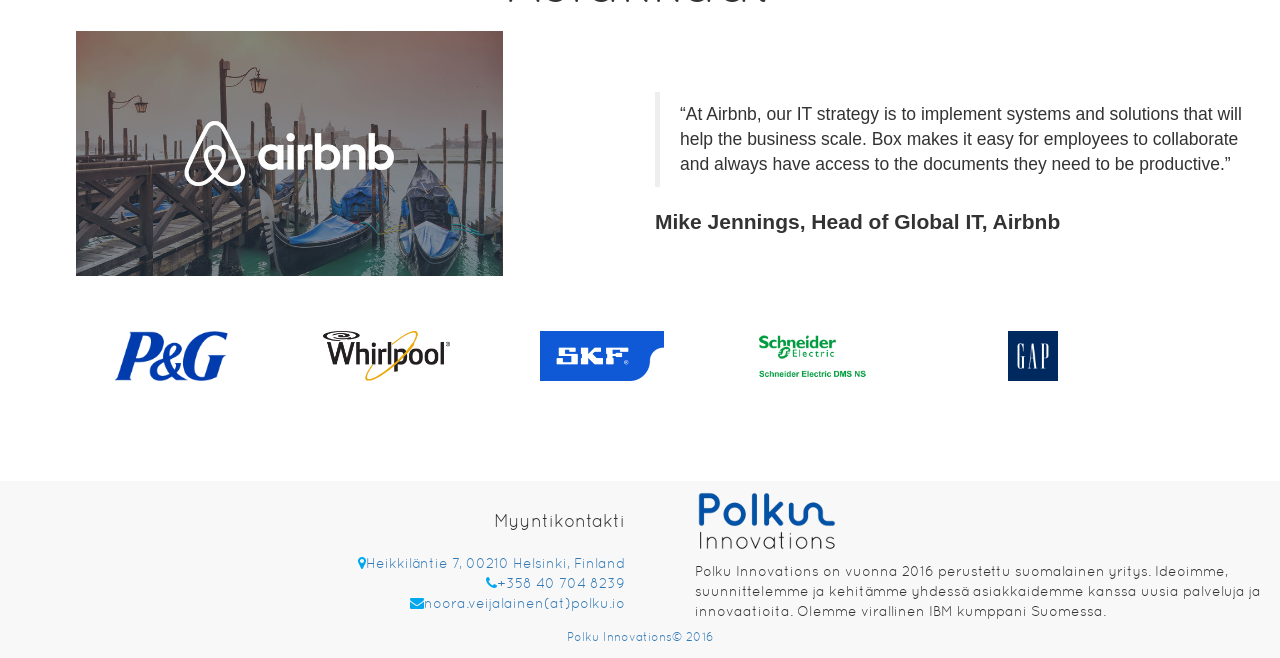
<file: box/index.html>
<!DOCTYPE html>
<html lang="fi">
<head>
    <meta charset="UTF-8">
    <meta name="author" content="polku inovations">
    <meta name="keywords" content="Box landing page">        
    <meta property="og:title" content="Box" />
    <meta property="og:description" content="Box on markkinoiden monipuolisin pilvitallennuspalvelu" />
    <meta property="og:image" content="http://www.polku.io/box/images/box.png"/>
    <meta name="viewport" content="width=device-width, initial-scale=1">
    <title>Markkinoiden monipuolisin pilvitallennuspalvelu</title>
    <link rel="shortcut icon" href="images/favicon.ico">
    <script>
        if(window.location.host === 'http://polku.io/box') {
    window.location = "http://www.polku.io/box";
}
    </script>
    <script>
      (function(i,s,o,g,r,a,m){i['GoogleAnalyticsObject']=r;i[r]=i[r]||function(){
      (i[r].q=i[r].q||[]).push(arguments)},i[r].l=1*new Date();a=s.createElement(o),
      m=s.getElementsByTagName(o)[0];a.async=1;a.src=g;m.parentNode.insertBefore(a,m)
      })(window,document,'script','https://www.google-analytics.com/analytics.js','ga');

      ga('create', 'UA-86666543-2', 'auto');
      ga('send', 'pageview');

    </script>
    
    <!-- Bootstrap 3.3.7 CSS -->
    <link rel="stylesheet" href="https://maxcdn.bootstrapcdn.com/bootstrap/3.3.7/css/bootstrap.min.css">
    <!--    <link rel="stylesheet" href="bootstrap-3.3.7-dist/css/bootstrap.css">-->
<!--    Fonts-->
<!--    Font awesome CDN-->
    <link rel="stylesheet" href="https://cdnjs.cloudflare.com/ajax/libs/font-awesome/4.6.3/css/font-awesome.css" />

    <link rel="stylesheet" href="css/input1.css">
    <!--<link rel="stylesheet" href="css/jumboStyle.css">-->
    <link href="css/style.css" rel="stylesheet">

</head>
<body class="Roboto">
    <div>
<!--intro page begins-->
        <section id="intro" class="content-block">
           <div class="bignav">
              <nav class="navbar navbar-inverse navbar-static-top">
                <div class="container-fluid">
                  <div class="navbar-header">
                    <a class="navbar-brand"><img src="./images/box.png" alt="Box"></a>
                  </div>
                  <!--<div><h1 class="text-center">Markkinoiden monipuolisin pilvitallennuspalvelu</h1></div>-->       
                  <!--<h2 class="text-center">Markkinoiden monipuolisin pilvitallennuspalvelu</h2>-->
                  <!--/.nav-collapse -->
                </div>
                <!--/.container-fluid -->
              </nav>
            </div>
<!--            <div class="container"><a href="#"><img src="images/box.png"></a></div>-->
           <div class="container-fluid row">
           
            <div id="introText" class="col-md-6 col-sm-12">
                <ul class="fa-ul">
                    <li><h2><i class="fa-li fa fa-check fa-lg"></i>Lähetätkö ja vastaanotatko liitetiedostoja sähköpostilla?</h2></li>
                    <li><h2><i class="fa-li fa fa-check fa-lg"></i>Kulutatko paljon aikaa tiedostojen oikeiden versioiden etsimiseen?</h2></li>
                    <li><h2><i class="fa-li fa fa-check fa-lg"></i>Mietitkö järkevämpää tapaa jakaa dokumentteja sisäisesti ja ulkoisesti?</h2></li>
                    <li><button type="button" class="btn btn-default" data-toggle="modal" data-target="#modal-fullscreen">VARAA DEMO, KOKEILE TAI OSTA</button></li>
                </ul>
            </div>
               
            <div id="dynamicheight" class="col-md-6 col-sm-12">
               <div id="muteYouTubeVideoPlayer"></div>
<!--                <iframe id="myVideo" src="https://www.youtube.com/embed/N1IDdrYlfcE?rel=0&amp;autoplay=1" allowfullscreen></iframe>-->
            </div>
            
            </div>
            <div><br></div>
        </section>
         <!-- /intro page ends -->
                <!-- /calculation page begins -->

        <section id="calculation" class="content-block">
            
            <div class="container">
                <h2 class="text-center">Laske miten paljon voit säästää BOXin avulla:</h2>
            </div>
            
            <div class="container">

                <div>
                    <div class="text-center">                       
                        <div class="nice_input">
                            <div class="card">
                                <div class="input-container">
                                    <input type="text" id="employees_number" required="required" />
                                    <label for="employees_number">Syötä työntekijöidesi määrä</label>
                                    <div class="bar"></div>
                                </div>
                                <div class="button-container">
                                    <button id="employee_button"><span>Laske</span></button>
                                    <label id="number_vText" class="text-danger"></label>
                                </div>
                            </div>
                        </div>
                    </div>
                </div>
                <div class="row calculations row-centered">
                   
                    <!--<div class="form-group">
                      <input type="text" class="form-control" id="employees_number" required="required" placeholder="Syötä työntekijöittesi määrä">
                      <button id="employee_button"><span>Laske</span></button>
                    </div>-->
                    
                  
                    <div class="col-xs-4 text-center">
                        <h2 id="emailCount">0</h2>
                        <h4>Sähköpostia päivässä</h4>
                    </div>
                    <div class="col-xs-4 text-center">
                        <h2 id="hourCount">0</h2>
                        <h4>Tuntia käytettyä työaikaa </h4>
                    </div>
                    <div class="col-xs-4 text-center">
                        <h2 id="costCount">0</h2>
                        <h4>Euroa kustannusta päivässä</h4>
                    </div>

                </div>
            </div>
            <div class="row">
                <div class="col-sm-1"></div>
                <div class="row col-sm-11 col-xs-12 row-centered">
                    <h2 class="container row col-sm-11 col-xs-12 "><img height="100" src="images/box.png" alt="box logo">voi vähentää sähköpostien määrää jopa 20%.</h2>
                </div>
            </div>
            <div class="container">
                <div class="row calculations row-centered">
                    <div class="col-md-2 col-xs-6">
                        <h5>&nbsp;</h5>
                        <h2 id="Säästösi">Säästösi:</h2>
                    </div>
                    <div class="col-md-2 col-xs-6">
                        <h5>&nbsp;</h5>
                        <h2 id="saved_hoursCount">0</h2>
                        <h4>Työtuntia</h4>
                    </div>
                    <div class="col-md-2 col-xs-4">
                        <h5>Päivässä</h5>
                        <h2 id="saved_costsCount">0</h2>
                        <h4>Euroa</h4>
                    </div>
                    <div class="col-md-2 col-xs-4">
                        <h5>Kuukaudessa</h5>
                        <h2 id="saved_euroMonthly">0</h2>
                        <h4>Euroa</h4>
                    </div>
                    <div class="col-md-2 col-xs-4">
                        <h5>Vuodessa</h5>
                        <h2 id="saved_euroAnnualy">0</h2>
                        <h4>Euroa</h4>
                    </div>
                    <div class="clearfix visible-md-block">
                        <h5>&nbsp;</h5>
                        <h2>&nbsp;</h2>
                    </div>
                </div>
            </div>

        </section>
        
         <!-- /calculation page ends -->
         
         <!-- /features page begins -->

        <section id="features" class="content-block">
           <div class="container"><h2 class="text-center">Box on markkinoiden monipuolisin pilvitallennuspalvelu</h2></div>
            <div class="container">
                
                <div class="card col-md-4 col-sm-6 col-xs-12">
                    <img class="card-img-top img-responsive" src="images/PasswordFilled.png" alt="Card image cap">
                    <div class="card-block">
                        <h4 class="card-title">Turvallisuus</h4>
                        <ul class="fa-ul">
                           <li><i class="fa-li fa fa-check fa-inverse fa-fw"></i>Monipuolinen Admin-työkalu</li>
                           <li><i class="fa-li fa fa-check fa-inverse fa-fw"></i>Salasanan käyttö valitussa sisällössä</li>
                           <li><i class="fa-li fa fa-check fa-inverse fa-fw"></i>Käyttäjä- ja turvallisuusraportointi</li>
                           <li><i class="fa-li fa fa-check fa-inverse fa-fw"></i>HIPAA &amp; DLP*</li>
                           <li><h5><small>* Health Insurance Portability and Accountability Act &amp; Data Loss Prevention.</small></h5></li>
                        </ul>
                    </div>
                </div>
                <div class="card col-md-4 col-sm-6 col-xs-12">
                    <img class="card-img-top img-responsive" src="images/Conference%20Call%20Filled-100-2.png" alt="Card image cap">
                    <div class="card-block">
                        <h4 class="card-title">Jakaminen</h4>
                        <ul class="fa-ul">
                           <li><i class="fa-li fa fa-check fa-inverse fa-fw"></i>Tiedostojen jakaminen sekä sisäisesti että ulkoisesti</li>
                           <li><i class="fa-li fa fa-check fa-inverse fa-fw"></i>120+ eri tiedostomuodon esikatselu</li>
                           <li><i class="fa-li fa fa-check fa-inverse fa-fw"></i>Rajoittamaton tallennustila</li>
                           <li><i class="fa-li fa fa-check fa-inverse fa-fw"></i>Lataa jopa 10GB tiedostot</li>
                        </ul>
                    </div>
                </div>
                <div class="card col-md-4 col-sm-6 col-xs-12">
                    <img class="card-img-top img-responsive" src="images/iPhoneFilled.png" alt="Card image cap">
                    <div class="card-block">
                        <h4 class="card-title">Mobiililaitteet</h4>
                        <ul class="fa-ul">
                           <li><i class="fa-li fa fa-check fa-inverse fa-fw"></i>Toimivuus kaikilla päätelaitteilla</li>
                           <li><i class="fa-li fa fa-check fa-inverse fa-fw"></i>Oma mobiilisovellus</li>
                           <li><i class="fa-li fa fa-check fa-inverse fa-fw"></i>Offline-työskentelymahdollisuus</li>
                           <li><i class="fa-li fa fa-check fa-inverse fa-fw"></i>Kuvien tallennus kamerasta suoraan Boxiin</li>
                        </ul>
                    </div>
                </div>
                
                <div class="card col-md-4 col-sm-6 col-xs-12">
                    <img class="card-img-top img-responsive" src="images/Connection%20Sync%20Filled.png" alt="Card image cap">
                    <div class="card-block">
                        <h4 class="card-title">Integraatiot ja synkronointi</h4>
                        <ul class="fa-ul">
                           <li><i class="fa-li fa fa-check fa-inverse fa-fw"></i>Integraatiomahdollisuus yli 1000 sovelluksen kanssa</li>
                           <li><i class="fa-li fa fa-check fa-inverse fa-fw"></i>Synkronoi Box työpöydällesi</li>
                           <li><i class="fa-li fa fa-check fa-inverse fa-fw"></i>Ulkoasun kustomointi brändin mukaisesti</li>
                        </ul>
                    </div>
                </div>
                <!--      clears the space for small devices since Mobiililaitteet card size is bigger          -->
                <div class="clearfix visible-sm"></div>
                
                <div class="card col-md-4 col-sm-6 col-xs-12">
                    <img class="card-img-top img-responsive" src="images/AppointmentRemindersFilled.png" alt="Card image cap">
                    <div class="card-block">
                        <h4 class="card-title">Kollaboraatio ja notifikaatit</h4>
                        <ul class="fa-ul">
                           <li><i class="fa-li fa fa-check fa-inverse fa-fw"></i>Työnohjaus kommenttien ja tehtävien avulla</li>
                           <li><i class="fa-li fa fa-check fa-inverse fa-fw"></i>Automaattiset notifikaatit</li>
                           <li><i class="fa-li fa fa-check fa-inverse fa-fw"></i>Tiedostojen Online-muokkaus</li>
                        </ul>
                    </div>
                </div>
                <div class="card col-md-4 col-sm-6 col-xs-12">
                    <img class="card-img-top img-responsive" src="images/VersionsFilled.png" alt="Card image cap">
                    <div class="card-block">
                        <h4 class="card-title">Versionhallinta ja metadata</h4>
                        <ul class="fa-ul">
                           <!--<li class="clearfix visible-md visible-sm">&nbsp;</li>-->
                           <li><i class="fa-li fa fa-check fa-inverse fa-fw"></i>Kattava versionhallinta</li>
                           <li><i class="fa-li fa fa-check fa-inverse fa-fw"></i>Jopa 50 viimeisen muutoksen versiohistoria</li>
                           <li><i class="fa-li fa fa-check fa-inverse fa-fw"></i>Räätälöity metadatan lisääminen</li>
                        </ul>
                    </div>
                </div>
                <div class="row col-lg-12 text-center center-block">
                <hr class="gray-divider">
                    <h6 class="text-left text-muted"><small>*Box Enterprise</small></h6>
                <!-- Trigger the modal with a button -->
                <!--<button type="button" class="btn btn-default btn-lg" data-toggle="modal" data-target="#modal-fullscreen">VARAA DEMO, KOKEILE TAI OSTA</button>-->
                </div>

            </div>
        </section>
        
        <!-- /features page ends -->
        <section id="box-button-page">
          <div class="container">
           <div class="col-md-4 col-xs-12"><img src="./images/box.png" alt="Box"></div>
            <div class="col-md-4 col-xs-12 text-left">
               <!-- <hr class="gray-divider">-->

                <!-- Trigger the modal with a button -->
                <button type="button" class="btn btn-default text-left" data-toggle="modal" data-target="#modal-fullscreen">VARAA DEMO, KOKEILE TAI OSTA</button>
            </div>
            <!--<div class="col-md-4 col-xs-1">&nbsp;</div>-->
          </div>
           
        </section>
        <!-- /packages page begins -->


        
        
         <!-- /packages page ends -->
         
         <!-- /references page begins -->
        
        <section id="references">
            <div class="container-fluid">
              <h1 class="text-center">Asiakkaat</h1>
               <div class="row">
                <div class="col-md-6 col-sm-12"><img src="images/airbnb.jpg" class="img-responsive" alt="airbnb"></div>
                
                <div class="col-md-6 col-sm-12">
                    <div class="vcenter">
                       <blockquote>“At Airbnb, our IT strategy is to implement systems and solutions that will help the business scale. Box makes it easy for employees to collaborate and always have access to the documents they need to be productive.”</blockquote>
                       <p class="text-muted text-center"><p><strong>Mike Jennings,&nbsp;Head of Global IT, Airbnb</strong></p>
                   </div>
                   
                </div>
                </div>
            </div>
<!--            <hr class="gray-divider">-->
           <br>
            <div class="container">
                <ul class="ref-images list-inline">
                    <li><img class="img-responsive" src="images/Procter_and_Gamble_Logo.svg.png" alt="P&G"></li>
                    <li><img class="img-responsive" src="images/whirlpool_logo.png" alt="whirlpool"></li>
                    <li><img class="img-responsive" src="images/SKF-logo.png" alt="SKF"></li>
                    <li><img class="img-responsive" src="images/schneider-logo.png" alt="Scneider electronics"></li>
                    <li><img class="img-responsive" src="images/gap.png" alt="GAP"></li>
                </ul>
             
            </div>
            <div id="before-footer"><br><br></div>
            <!--<div id="before-footer"><br></div>-->
<!--            <hr class="gray-divider">-->
           <footer>
           <!--<div class="row">
              <ul class="footer-navigation text-center">
                <li><a href="#">Home</a></li>
                <li><a href="#">Solutions</a></li>
                <li><a href="#">Careers</a></li>
                <li><a href="#">Contact</a></li>
              </ul>
            </div>
            <div class="row">
                <ul class="social text-center">
                    <li class="footer-icons"><a href="#"><i class="fa fa-facebook fa-lg"></i></a></li>
                    <li class="footer-icons"><a href="#"><i class="fa fa-twitter fa-lg"></i></a></li>
                    <li class="footer-icons"><a href="#"><i class="fa fa-linkedin fa-lg"></i></a></li>
                    <li class="footer-icons"><a href="#"><i class="fa fa-github fa-lg"></i></a></li>

				</ul>
            </div>-->

			<div class="navbar-default footer-left col-md-6">
                <ul>
                    <li><h4>Myyntikontakti</h4></li>
                    <li><i class="fa fa-map-marker"></i><a href="https://goo.gl/maps/7fUkEDdtPn52" target="_blank">Heikkiläntie 7, 00210 Helsinki, Finland</a></li>
                    <li><i class="fa fa-phone"></i><a href="tel:+358407048239">+358 40 704 8239</a></li>
                    <li><i class="fa fa-envelope"></i><a href="mailto:noora.veijalainen@polku.io">noora.veijalainen(at)polku.io</a></li>
                </ul>				
			</div>

<!--			<div class="footer-center"></div>-->

			<div class="navbar-default footer-right col-md-6">
				<ul>
                    <li><img src="images/logo_small.png" alt="Polku Logo" class="polku-logo-small img-responsive" /></li>
                    <li>Polku Innovations on vuonna 2016 perustettu suomalainen yritys. Ideoimme, suunnittelemme ja kehitämme yhdessä asiakkaidemme kanssa uusia palveluja ja innovaatioita. Olemme virallinen IBM kumppani Suomessa.
                    </li>
				</ul>

			</div>
<!--			<div class="logo"><a href="http://www.polku.io"><img src="images/polku_logo3.png" class="img-responsive" alt="Polku logo"/></a></div>-->
           <div class="navbar-default copy-right"><h6 class="footer-company-name text-center"><a href="http://www.polku.io">Polku Innovations<span>&copy; 2016</span></a></h6></div>
		</footer>

    </section>


</div>
         <!-- /references page ends -->


        
        <!-- Modal fullscreen -->
        <div class="modal modal-fullscreen fade" id="modal-fullscreen" tabindex="-1" role="dialog" aria-labelledby="myModalLabel" aria-hidden="true">
          <div class="modal-dialog  rcorners2">
            <div class="modal-content">
              <div class="modal-header">
                <button type="button" class="close" data-dismiss="modal"><span aria-hidden="true">&times;</span><span class="sr-only">Close</span></button>
                <h3 class="modal-title" id="myModalLabel">Jätä yhteystietosi, niin otamme yhteyttä pian!</h3>
              </div>
              <div class="modal-body">
                              
                              <form>
                                <div class="form-group">
                                    <label for="nimi">Nimi *<span id="name_vText" class="text-danger text-right"></span></label>
                                    <input type="text" class="form-control" id="nimi" name="nimi" placeholder="" required>
                                </div>
                                <div class="form-group">
                                    <label for="yritys">Yritys<span id="company_vText" class="text-danger text-right"></span></label>
                                    <input type="text" class="form-control" id="yritys" placeholder="" required>
                                </div>
                                <div class="form-group">
                                    <label for="email">Sähköposti *<span id="email_vText" class="text-danger text-right"></span></label>
                                    <input type="email" class="form-control" id="email" placeholder="" required>
                                </div>
                                <div class="form-group">
                                    <label for="puh">Puhelin *<span id="tel_vText" class="text-danger text-right"></span></label>
                                    <input type="text" class="form-control" id="puh" placeholder="" required>
                                </div>
                                <div class="form-group">
                                    <label for="Lisenssien_määrä">Käyttäjien määrä</label>
                                    <input type="text" class="form-control" id="Lisenssien_määrä" placeholder="" required>
                                </div>
                                <div class="checkbox">
                                    <label><input type="checkbox" id="varaa_demo" checked>Varaa Demo</label>
                                </div>
                                <div class="checkbox">
                                    <label><input type="checkbox" id="kk" >1kk maksuton kokeilu</label>
                                </div>
                                <br>
                                <div class="checkbox">
                                   <label><strong>Osta Box Business plus (lähetämme virallisen tarjouksen sähköpostitse)</strong></label><br>
                                    <label><input type="checkbox" id="usassa">25&euro;/Käyttäjä/kk (Data USA:ssa)</label>
                                </div>
                                <div class="checkbox">
                                    <label><input type="checkbox" id="euroopassa">32&euro;/Käyttäjä/kk (Data Euroopassa)</label>
                                </div>
                                <div class="modal-footer">
                                 <div class="text-left col-sm-4"><label>* Pakolliset tiedot</label></div>
                                 <div class="text-center col-sm-4"><span id="message" class="text-success"><i></i></span></div>
                                 <div  class="text-right col-sm-4">
                                     <button type="button" class="btn btn-default" data-dismiss="modal">Sulje</button>
                                     <button id="send_email" type="button" class="btn btn-default">Lähetä</button>
                                </div>
                                </div>
                                
                            </form>
              </div>
              
            </div>
          </div>
        </div>

<!--        /modal-->
        <!-- jQuery library -->
        <script src="https://ajax.googleapis.com/ajax/libs/jquery/1.12.4/jquery.min.js"></script>
        <!--        Bootstrap 3.3.7 mini JS Library CDN-->
        <script src="https://maxcdn.bootstrapcdn.com/bootstrap/3.3.7/js/bootstrap.min.js"></script>
        <script src="js/visitors.js" type="text/javascript"></script>
        <script src="js/jquery.animateNumber.js"></script>
        <script async src="https://www.youtube.com/iframe_api"></script>
        <script>
            function onYouTubeIframeAPIReady() {
            var player;
            player = new YT.Player('muteYouTubeVideoPlayer', {
            videoId: 'N1IDdrYlfcE', // YouTube Video ID
            //width: 560, // Player width (in px)
            //height: 316, // Player height (in px)
            playerVars: {
            autoplay: 1, // Auto-play the video on load
            controls: 1, // Show pause/play buttons in player
            showinfo: 0,// Hide the video title
            rel: 0,// disable related videos
            modestbranding: 1, // Hide the Youtube Logo
            loop: 1, // Run the video in a loop
            fs: 0, // Hide the full screen button
            cc_load_policty: 0, // Hide closed captions
            iv_load_policy: 3, // Hide the Video Annotations
            autohide: 0 // Hide video controls when playing
            },
            events: {
            onReady: function(e) {
            e.target.mute();
            }
            }
            });
            }
        </script>
       
        <script src="js/order_form.js"></script>      
        <!--<script src="js/footer.js"></script>  -->       

</body>
</html>
</file>
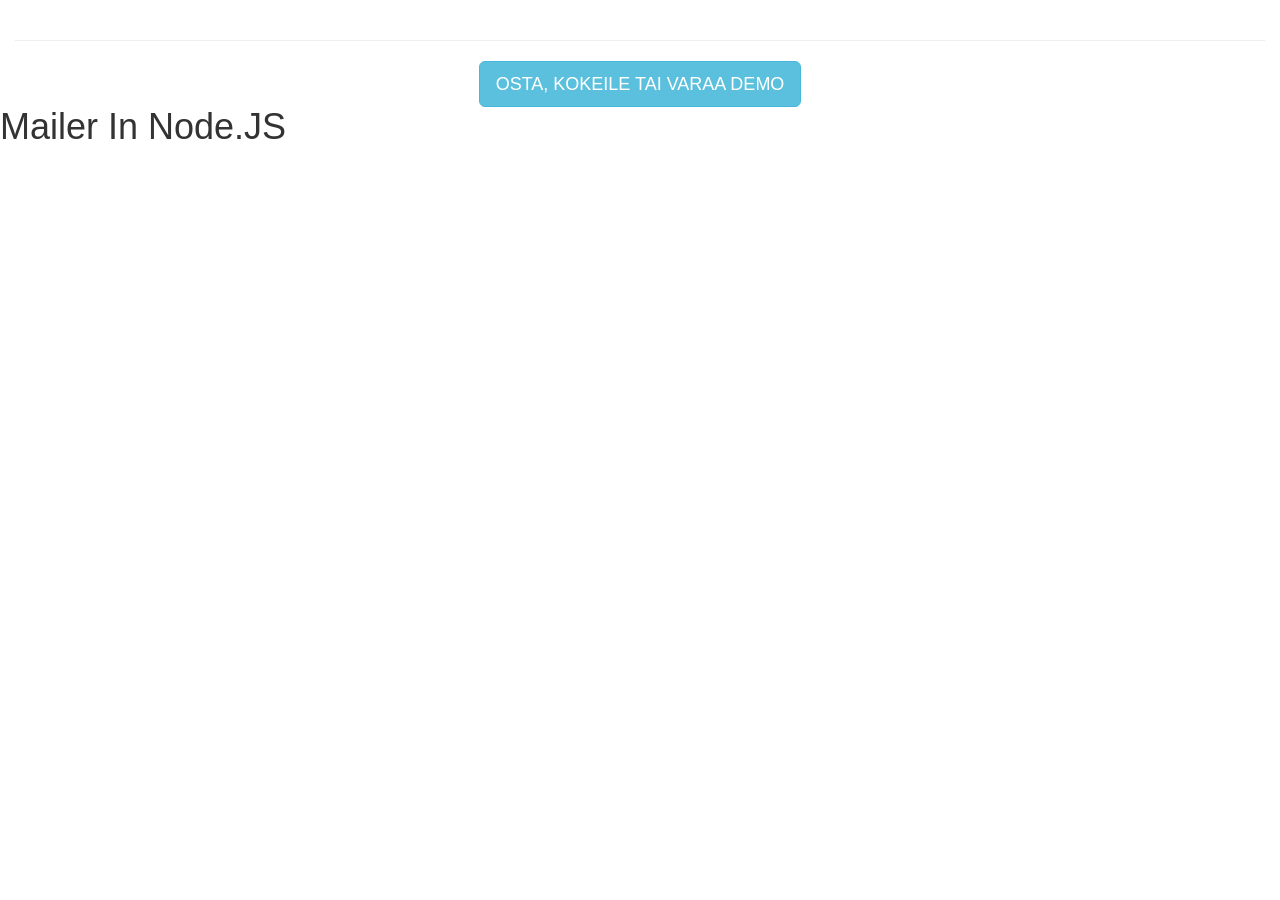
<file: test/index.html>
<html>
<head>
<title>Node.JS Email application</title>

 <!-- Bootstrap 3.3.7 CSS -->
    <link rel="stylesheet" href="https://maxcdn.bootstrapcdn.com/bootstrap/3.3.7/css/bootstrap.min.css">
    <!--    <link rel="stylesheet" href="bootstrap-3.3.7-dist/css/bootstrap.css">-->
<!--    Fonts-->
<!--    Font awesome CDN-->
    <link rel="stylesheet" href="https://cdnjs.cloudflare.com/ajax/libs/font-awesome/4.6.3/css/font-awesome.css" />
<script src="//ajax.googleapis.com/ajax/libs/jquery/1.11.1/jquery.min.js"></script>

</head>
<body>
<div id="container">
               <div class="row col-lg-12 text-center center-block">
                <hr class="gray-divider">

                <!-- Trigger the modal with a button -->
                <button type="button" class="btn btn-info btn-lg" data-toggle="modal" data-target="#modal-fullscreen">OSTA, KOKEILE TAI VARAA DEMO</button>
                </div>
<h1>Mailer In Node.JS</h1>



</div>

 <!-- Modal fullscreen -->
        <div class="modal modal-fullscreen fade" id="modal-fullscreen" tabindex="-1" role="dialog" aria-labelledby="myModalLabel" aria-hidden="true">
          <div class="modal-dialog  rcorners2">
            <div class="modal-content">
              <div class="modal-header">
                <button type="button" class="close" data-dismiss="modal"><span aria-hidden="true">&times;</span><span class="sr-only">Close</span></button>
                <h2 class="modal-title" id="myModalLabel">Jätä yhteystietosi, niin otamme yhteyttä pian!</h2>
              </div>
              <div class="modal-body">
                             <span id="message" class="success"><i></i></span>
                              <form>
                                <div class="form-group">
                                    <label for="nimi">Nimi</label>
                                    <input type="text" class="form-control" id="nimi" name="nimi" placeholder="nimi" required>
                                </div>
                                <div class="form-group">
                                    <label for="yritys">Yritys</label>
                                    <input type="text" class="form-control" id="yritys" placeholder="Yritys" required>
                                </div>
                                <div class="form-group">
                                    <label for="email">S-Posti</label>
                                    <input type="email" class="form-control" id="email" placeholder="S-Posti" required>
                                </div>
                                <div class="form-group">
                                    <label for="puh">Puh</label>
                                    <input type="text" class="form-control" id="puh" placeholder="Puh" required>
                                </div>
                                <div class="form-group">
                                    <label for="Lisenssien_määrä">Lisenssien määrä</label>
                                    <input type="text" class="form-control" id="Lisenssien_määrä" placeholder="Lisenssien määrä" required>
                                </div>
                                <div class="checkbox">
                                    <label><input type="checkbox" id="varaa_demo" checked>Varaa Demo</label>
                                </div>
                                <div class="checkbox">
                                    <label><input type="checkbox" id="kk">1kk maksuton kokeilu</label>
                                </div>
                                <div class="form-group">
                                    <label>Osta Business plus (lähetämme virallisen tarjouksen sähköpostitse)</label>
                                </div>
                                <div class="checkbox">
                                    <label><input type="checkbox" id="usassa">25&euro;/lisenssi/kk (Data USA:ssa)</label>
                                </div>
                                <div class="checkbox">
                                    <label><input type="checkbox" id="euroopassa">32&euro;/lisenssi/kk (Data Euroopassa)</label>
                                </div>
                                <div class="modal-footer">
               <button type="button" class="btn btn-default" data-dismiss="modal">Sulje</button>
               <button id="send_email"  type="button" class="btn btn-default">Lähetä</button>
               
              </div>
                            </form>
              </div>
              
            </div>
          </div>
        </div>
        
  <!-- jQuery library -->
        <script src="https://ajax.googleapis.com/ajax/libs/jquery/1.12.4/jquery.min.js"></script>
        <!--        Bootstrap 3.3.7 mini JS Library CDN-->
        <script src="https://maxcdn.bootstrapcdn.com/bootstrap/3.3.7/js/bootstrap.min.js"></script>
        
        <script>
                $(document).ready(function(){
                    if(!$("checkbox").is(':checked') ){ $(this).val('1');}
                    else
                        $(this).val('0');
                    var timeStamp = Math.floor(Date.now() / 1000);
                    var dt = new Date();
                    var utcDate = dt.toUTCString();
                    var from,subject,text;
                    $("#send_email").click(function(){      
                        from=$("#email").val();
                        subject="Box order";
                //        subject=$("#subject").val();
                        text= "New order at " + utcDate + ":\n\n" + "Customer details:\n\n" + "Name:\t" + $("#nimi").val() + "\n" + "Company:\t" + $("#yritys").val() + "\n" + "Tel:\t" + $("#puh").val() + "\n" + "Email:\t" + $("#email").val() + "\n" + "\nOrder details:\n\n" + "\tVaraa Demo:\t" + $("#varaa_demo").val() + "\n" + "\t1kk maksuton kokeilu:\t" + $("#kk").val() + "\n" + "\t25&euro;/lisenssi/kk (Data USA:ssa):\t" + $("#usassa").val() + "\n" + "\t32&euro;/lisenssi/kk (Data Euroopassa):\t" + $("#euroopassa").val() + "\n";
                        
                        $("#message").text("Sending your orders...Please wait");
                        $.get("/send",{from:from,subject:subject,text:text},function(data){
                        if(data=="sent"){
                            $("#message").empty().html("Thank you!");
                        }
                        });
                    });
                });
                </script>
</body>
</html>
</file>
<file: box/css/input1.css>
@charset "utf-8";

/* CSS Document */
@font-face {
  font-family: 'quicksandregular';
    src: url('../fonts/quicksand-regular-webfont.woff2') format('woff2'),
         url('../fonts/quicksand-regular-webfont.woff') format('woff');
    font-weight: normal;
    font-style: normal;
}


body {
 /* font-family: 'RobotoDraft', 'Roboto', sans-serif;
  font-size: 14px;*/
  -webkit-font-smoothing: antialiased;
  -moz-osx-font-smoothing: grayscale;
}


/* Container */
.nice_input {
  position: relative;
  max-width: 460px;
  width: 100%;
  /*margin: 0 auto 0;*/
  margin: auto;
}

/* Card */
.card {
  /*position: relative;
  background: #ffffff;
	border-radius: 5px;*/
/*  padding: 0px 0 40px 0;*/
  /*box-sizing: border-box;
  box-shadow: 0 1px 3px rgba(0, 0, 0, 0.12), 0 1px 2px rgba(0, 0, 0, 0.24);
*/
   -webkit-transition: .3s ease;
  transition: .3s ease;
  /* Title */
  /* Inputs */
  /* Button */
  /* Footer */
  /* Alt Card */
}


.card .input-container {
  position: relative;
  margin: 0 60px 50px;
}


.card .input-container input {
  outline: none;
  z-index: 1;
  position: relative;
  background: none;
  width: 100%;
  height: 60px;
  border: 0;
  /*color: #212121;*/
  font-size: 40px;
  font-weight: 400;
  text-align: center;
}
.card .input-container input:focus ~ label {
  color: #9d9d9d;
  -webkit-transform: translate(-12%, -60%) scale(0);
          transform: translate(-12%, -60%) scale(0);
/*    scale changed from 0.75 to 0 to completely disappear on focus*/
}
.card .input-container input:focus ~ .bar:before, .card .input-container input:focus ~ .bar:after {
  width: 50%;
}
.card .input-container input:valid ~ label {
  color: #9d9d9d;
  -webkit-transform: translate(-12%, -60%) scale(0);
          transform: translate(-12%, -60%) scale(0);
    /*    scale changed from 0.75 to 0 to completely disappear after an input is inserted*/
}
.card .input-container label {
  position: absolute;
  top: 0;
  left: 0;
  /*color: #00A8EF;*/
/*color: #757575;*/
  font-size: 24px;
  font-weight: 300;
  line-height: 60px;
  -webkit-transition: 0.2s ease;
  transition: 0.2s ease;
}
.card .input-container .bar {
  position: absolute;
  left: 0;
  bottom: 0;
  /*background: #757575;*/
	background: #00A8EF;
  width: 100%;
  height: 1px;
}
.card .input-container .bar:before, .card .input-container .bar:after {
  content: '';
  position: absolute;
  background: #00A8EF;
  width: 0;
  height: 2px;
  -webkit-transition: .2s ease;
  transition: .2s ease;
}
.card .input-container .bar:before {
  left: 50%;
}
.card .input-container .bar:after {
  right: 50%;
}
.card .button-container {
  margin: 0 60px;
  text-align: center;
}
.card .button-container button {
  outline: 0;
  cursor: pointer;
  position: relative;
  display: inline-block;
  background: 0;
  max-width:240px;
  /*border: 2px solid #e3e3e3;*/
  border: 2px solid #00A8EF;
  padding: 7% 20% 7% 20%;
  font-size: 24px;
  font-weight: 600;
  line-height: 1;
  text-transform: uppercase;
  overflow: hidden;
  -webkit-transition: .3s ease;
  transition: .3s ease;
}
.card .button-container button span {
  position: relative;
  z-index: 1;
  color: #00A8EF;
  -webkit-transition: .3s ease;
  transition: .3s ease;
}
.card .button-container button:before {
  content: '';
  position: absolute;
  top: 50%;
  left: 50%;
  display: block;
  background: #00A8EF;
  width: 30px;
  height: 30px;
  border-radius: 100%;
  margin: -15px 0 0 -15px;
  opacity: 0;
  -webkit-transition: .3s ease;
  transition: .3s ease;
}
.card .button-container button:hover, .card .button-container button:active, .card .button-container button:focus {
  border-color: #00A8EF;
}
.card .button-container button:hover span, .card .button-container button:active span, .card .button-container button:focus span {
  color: #00A8EF;
}
.card .button-container button:active span, .card .button-container button:focus span {
  color: #FFFFFF;
}
.card .button-container button:active:before, .card .button-container button:focus:before {
  opacity: 1;
  -webkit-transform: scale(10);
  transform: scale(10);
}
</file>
<file: box/css/jumboStyle.css>
@charset "utf-8";
/* CSS Document */

/* Basic styles */
@import url(http://fonts.googleapis.com/css?family=Roboto:400,100,500,300italic,500italic,700italic,900,300);
@import url(http://fonts.googleapis.com/css?family=Roboto:400,100,300,500,700,900);
@import url(http://fonts.googleapis.com/css?family=Roboto+Condensed:400,300,700);

.roboto {
    font-family: "Roboto";
}
.roboto-c {
    font-family: "Roboto Condensed";
}

html,body {
	min-height:100%;
    margin: 0px;
}
.content-block{
    align-items:center;
    -webkit-align-items:center;
    height:auto;
    min-height:100vh;
/*    padding-bottom:50px*/
}
input, textarea, video, label, form{
    box-sizing: border-box;
    border: 0;
    font-size: 100%;
}

.navbar {
   background-color: transparent;
   background: transparent;
   border-color: transparent;
}

.navbar li { color: #000 } 

.navbar-brand {
  padding: 0px;
}
.navbar-brand>img {
  height: 100%;
  width: auto;
}

.bignav .navbar-brand {
  height: 200px;
    padding-left: 100px;
}

.bignav .nav >li >a {
  padding-top: 30px;
  padding-bottom: 30px;
}
.bignav .navbar-toggle {
  padding: 10px;
  margin: 25px 15px 25px 0;
}


/*-------- Taken from material design -------*/
h1 {
    font-family: "quicksandregular";
    font-size: 56px;
    font-weight: 400;
    line-height: 1.35;
    /* letter-spacing: -0.02em; */
   /* margin-top: 80px;
    margin-bottom: 60px;*/
}

h2 {
    font-family: "quicksandregular";
    font-size: 32px;
    font-weight: 400;
    line-height: 48px;
    margin-top: 24px;
    margin-bottom: 24px;
}
/*h3{
    font-size: 1.25rem;
    line-height: 1.875rem;
}*/

h4 {
    font-family: "quicksandregular";
    font-size: 24px;
    font-weight: 400;
    line-height: 32px;
    -moz-osx-font-smoothing: grayscale;
    margin-top: 24px;
    margin-bottom: 16px;
}  
h5 {
    font-family: "quicksandregular";
    padding: 0px;
    margin-bottom: 0px;
    font-weight: bold;
}
/*.mdl-shadow--4dp {
    box-shadow: 0 4px 5px 0 rgba(0, 0, 0, 0.14), 0 1px 10px 0 rgba(0, 0, 0, 0.12), 0 2px 4px -1px rgba(0, 0, 0, 0.2);
}
.mdl-card {
    display: -webkit-flex;
    display: -ms-flexbox;
    display: flex;
    -webkit-flex-direction: column;
    -ms-flex-direction: column;
    flex-direction: column;
    font-size: 16px;
    font-weight: 400;
    min-height: 200px;
    overflow: hidden;
    width: 330px;
    z-index: 1;
    position: relative;
    background: rgb(255,255,255);
    border-radius: 2px;
    box-sizing: border-box;
}*/

p {
    margin-bottom: 15px;
    font-size: 21px;
    font-weight: 200;
}


/*-------- Taken from material design -------*/

.special,.special .jumbotron {
	height:100%;
	padding:inherit;
    margin: 0px;
}

#intro{
    background: url('../images/banner_bg.jpg') no-repeat left top;
    -webkit-background-size: cover;
    -moz-background-size: cover;
    background-size: cover;
    -o-background-size: cover;
    color:#fff;
    background-color:#333;
    font-family: roboto;
    margin-top: 0px;
}



#intro .btn-default {
  color: #fff;
  background-color: #00A8EF;
}

 #features .card-title{
     display: -webkit-flex; /* Safari */
    -webkit-justify-content: space-around; /* Safari 6.1+ */
    display: flex;
    justify-content: space-around;
}
    #features{
        background-color: #ecf0f1;
        padding: 15px;
        /*box-shadow: 0 4px 8px 0 rgba(0, 0, 0, 0.2), 0 6px 20px 0 rgba(0, 0, 0, 0.19);*/
    }
    .card-img-top{
        margin: 0 auto 0 auto;
        padding: 0px;
/*        opacity:0.5 ;*/
    }
#features .card{
        min-height: 350px;
    }

#features .card ul li {
    /* list-style: none; */
    font-family: "Roboto";
    /* margin-bottom: 5px; */
    font-size: 21px;
    font-weight: 200;
}

#features .card .fa-inverse {
    color: #00A8EF;
}


    #features .card-title{
        text-align: center;
        font-weight: bold;
/*        padding: 20px;*/
        opacity: 1;
    }
 #features .card .img-responsive{
        height: 50px;
    }
#features .btn{
    margin: auto;
    float: none;
}
    #features h4{
        color:#00A8EF;
    }
#box-button-page{
    height: 40%;
    padding-top: 10%;
    padding-bottom: 10%;
    background-color: rgb(255, 255, 255);
    background-image:url(../images/box_banner_mini.jpg);
    box-shadow: 0 4px 8px 0 rgba(0, 0, 0, 0.2), 0 6px 20px 0 rgba(0, 0, 0, 0.19);
    background-size: cover;
    background-position: 50% 100%;
    background-repeat: no-repeat;
}
#box-button-page .text-left{
    margin-left: 0px;
    padding: 0px;
}
#box-button-page .btn-default{
    margin-left: 0px;
    padding: 20px;
  font-size: 24px;
  font-weight: 400;
  line-height: 1;
}
    #packages{
        background-color:#fff;
    }
    #page5 h2{
        text-align: center;
        font-size:  2.0625rem;
    }

    #sample4{
        font-size: 40px;
    }
    .visitor{
        margin: 0 auto;
        align-content: center;
    }

    .huge{
        color: blue;
        font-family: noto;
        font-size: 100%;
    }


    .vcontainer {
       width: cal(50%-30px);
   }
   #dynamicheight
   {
/*    width: 50%;*/
    
    /* Just for looks: */
    margin: 0px;
}
iframe{
    border: 0px;
}

#dynamicheight iframe{
    width: 100%;
    height: 100%;
    
}
/*-----   Works for fullscreen  -----*/
.auto-resizable-iframe {
  max-width: 420px;
  margin: 0px auto;
}

.auto-resizable-iframe > div {
  position: relative;
  padding-bottom: 75%;
  height: 0px;
}

.auto-resizable-iframe iframe {
  position: absolute;
  top: 0px;
  left: 0px;
  width: 100%;
  height: 100%;
}



/*   ---------  */

.vcenter {
    margin-top: 10%;
    display:inline-block;
    vertical-align: middle;
    float: none;
}

.cards{
    margin: auto;
}
.cards .mdl-card{
    margin-left: 10px;
    margin-right: 10px;
    
    text-align: center;
}
.card .recommended{
    /*    background-color: #3fb87f;*/
    margin: 0px;
    text-transform: uppercase;
    color: #3fb87f;
    font-size: 1 rem;
    margin-bottom: .375rem;
    padding-left: .125rem;
    font-weight: bold;
    text-align: center;
    /* margin-left: -.75rem;
    margin-right: -.75rem;
    padding: .3125rem .75rem; */
}
.cards ul{ 
    padding: 0px;
}
.cards ul li{
    list-style: none; 
    padding: 0px;
    margin: 0px;
}

/* .card{
    padding: 0px;
}
.card-header{
    background-color:#3fb87f;
}
*/
body .modal {
    /* new custom width */
    width: auto;
    /* must be half of the width, minus scrollbar on the left (30px) */
    
}

/*#order form{
    background: url(../images/email-icon-lg.png) no-repeat center center;
    padding: 100px;
    box-shadow: 0 4px 8px 0 rgba(0, 0, 0, 0.2), 0 6px 20px 0 rgba(0, 0, 0, 0.19);
}*/

.gray-divider {
    width: 100%;
    border-top: 1px solid #f8f8f8;
    border-bottom: 1px solid rgba(0,0,0,0.2);
}
#CardBlock{
    background-image: url(../images/packageBG.jpg);
    background-size: cover;
    background-position: 50% 100%;
    background-repeat: no-repeat;
    text-align: center;
    color: white;
    padding: 15px;
    box-shadow: 0 4px 8px 0 rgba(0, 0, 0, 0.2), 0 6px 20px 0 rgba(0, 0, 0, 0.19);
}
.right-bordered{
    padding-right:20px; 
    border-right: 1px solid #fff;
    border-collapse: collapse;
}
.vdivider{
    height:200px; 
    width:0px; 
    vertical-align: top;
    position:relative; 
    border-left:1px solid white;
}
#CardBlock ul li{
    list-style: none;
    font-family:"Roboto";
    margin-bottom: 5px;
    font-size: 21px;
    font-weight: 200;
}
#packages .card .card-block{
    text-align: center;
}
#packages .btn{
    margin: auto;
    float: none;
}
#packages .img-reponsive{
    margin: auto;
}
#references{
/*    padding-top: 5%;*/
    padding-bottom: 0;
    margin-bottom: 0px;
}
#references .row img{
    padding-right: 0px;
    width: 100%;
}
#references .card{
    padding: 15px;
    margin: 20px;
}
#references .ref-images{
    padding: 30px 15px 20px 15px;
}
#references .ref-images li{
    padding: 15px;
    margin: 20px;
    width: 15%;
}
#references .ref-images li img{
    margin: auto;
    float: none;
    max-height: 50px;
    max-width: 100%;
    vertical-align: middle;
}
#references .gray-area{
    padding: 15px;
}

#references .card img{
/*    min-width: 200px;*/
    width: 100%;
}
#references .card{
    width: 200px;
/*    box-shadow: 0 4px 8px 0 rgba(0, 0, 0, 0.2), 0 6px 20px 0 rgba(0, 0, 0, 0.19);*/
}
div.polaroid {
  width: 250px;
  box-shadow: 0 4px 8px 0 rgba(0, 0, 0, 0.2), 0 6px 20px 0 rgba(0, 0, 0, 0.19);
  text-align: center;
}
  
.grayscale {
  -webkit-filter: brightness(1.10) grayscale(100%) contrast(90%);
  -moz-filter: brightness(1.10) grayscale(100%) contrast(90%);
  filter: brightness(1.10) grayscale(100%); 
}

#equalheight {
    overflow: hidden; 
    padding-top: 15px;
    padding-bottom: 15px;
}


/* centered columns styles */
.row-centered {
    text-align:center;
}
.col-centered {
    display:inline-block;
    float:none;
    /* reset the text-align */
    text-align:left;
    /* inline-block space fix */
    margin-right:-4px;
}

.row .vdivide [class*='col-']:not(:last-child):after {
  background: #fff;
  width: 6px;
  content: "";
  display:block;
  position: absolute;
  top:0;
  bottom: 0;
  right: 0;
  min-height: 70px;
}
.modal-dialog{
    background-color: white;
}

.wrapper {
	width: 1440px;
	max-width: 90%;
	margin: 0 auto;
}


.rcorners1 {
    border-radius: 200px;
    border: 2px solid #73AD21;
    padding: 20px;
    width: 200px;
    height: 200px;
    text-align: center;
    alignment-adjust: middle;
    vertical-align:middle;
    font-size:160px;
}

.rcorners2 {
    border-radius: 25px;
    border: 2px solid #fff;
    padding: 20px;
}

/************ footer **************/
footer{
    font-family: "quicksandregular";
    margin-bottom: 0px;
    display: none;
}

footer ul li{
    list-style: none;
}
footer .footer-navigation li{
    display: inline-block;
    text-align: center;
    padding: 0 15px;
}

footer .logo img{
    width: 100px;
    text-align: center;
    margin: auto;
}
.footer-icons{
	display: inline-block;
	width: 40px;
	height: 40px;
	cursor: pointer;
	border-radius: 20px;
    border-width: 30px;
    padding-top: 3px;
	font-size: 20px;
    box-shadow: 0px 0px 2px #00A8EF;
    color: #00A8EF;
    background-color:transparent;
	text-align: center;
	line-height: 35px;
	margin-right: 3px;
	margin-bottom: 5px;
}
.footer-left{
          text-align: center;
      }
.footer-right{
          text-align: center;
      }

.footer-left .fa{
    color: #00A8EF;
}
.footer-icons a .fa{
    color: #00A8EF;
}

/************./footer **************/
/*  Another modal for full screen
    .modal-fullscreen */

.modal-fullscreen {
  background: transparent;
    height: auto;
}
.modal-fullscreen .modal-content {
  background: transparent;
  border: 0;
  -webkit-box-shadow: none;
  box-shadow: none;
}

.modal-fullscreen .modal-body {
  font-size: 2vmin;
}
.modal-fullscreen .modal-body .text-right{
  text-align: left;
}
/*.modal-backdrop.modal-backdrop-fullscreen {
  background: #ffffff;
}*/
.modal-backdrop.modal-backdrop-fullscreen.in {
  opacity: .5;
  filter: alpha(opacity=50);
}

/* .modal-fullscreen size: we use Bootstrap media query breakpoints */

.modal-fullscreen .modal-dialog {
  margin: 0;
  margin-right: auto;
  margin-left: auto;
  width: 100%;
    height: auto;
}

.form-large{
    font-size: 100%;
}

/*Desktop & Laptops*/
@media only screen and (min-width : 1224px) {
    #introText{
    padding-left: 100px;
} 
    #references .row img{
        padding-left: 10%;
        width: 80%;
    }  
    #Säästösi{
        padding-right: 0px;
        margin-left: 0px;
        text-align: right;
    }
    .footer-left{
          text-align: right;
      }
      .footer-right{
          text-align: left;
      }
}

/* ----------- Non-Retina Screens ----------- */
@media screen 
  and (min-device-width: 1200px) 
  and (max-device-width: 1600px) 
  and (-webkit-min-device-pixel-ratio: 1) { 
      #introText{
    padding-left: 100px;
} 
      #references .row img{
      padding-left: 10%;
      width: 80%;
      }
      #Säästösi{
        padding-right: 0px;
        margin-left: 0px;
        text-align: right;
    }
      .footer-left{
          text-align: right;
      }
      .footer-right{
          text-align: left;
      }
}

/* ----------- Retina Screens ----------- */
@media screen 
  and (min-device-width: 1200px) 
  and (max-device-width: 1600px) 
  and (-webkit-min-device-pixel-ratio: 2)
  and (min-resolution: 192dpi) { 
      #introText{
    padding-left: 100px;
} 
      #references .row img{
          padding-left: 10%;
          width: 80%;
      }
      #Säästösi{
        padding-right: 0px;
        margin-left: 0px;
        text-align: right;
    }
      .footer-left{
          text-align: right;
      }
      .footer-right{
          text-align: left;
      }
}


@media (min-width: 768px) {
    #introText{
    padding-left: 100px;
} 
  .modal-fullscreen .modal-dialog {
    width: 100%;
  }
#Säästösi{
        padding-right: 0px;
        margin-left: 0px;
        text-align: right;
    }
    .footer-left{
          text-align: right;
      }
      .footer-right{
          text-align: left;
      }
}
@media (min-width: 992px) {
  .modal-fullscreen .modal-dialog {
    width: 970px;
  }
    .footer-left{
          text-align: right;
      }
      .footer-right{
          text-align: left;
      }
}

    
/*    full screen modal ends here   */
/*---------replacing the bootstrap css */
.btn-default {
    margin-left: 1em;
  font-weight: 400;
  color: #00A8EF;
  background-color: transparent;
  border: 2px solid #00A8EF;/*all styles changed*/
}
.btn-default:focus,
.btn-default.focus {
  color: #fff;
  background-color: #00A8EF;
  border: 2px solid #00A8EF;/*all styles changed*/
}
.btn-default:hover {
  color: #fff;
  background-color: #00A8EF;
  border: 2px solid #00A8EF;/*changed*/
}

@media screen and (min-width: 768px){
.jumbotron .h1, .jumbotron h1 {
    font-size: 48px;
}
}
/*-------/replacing the bootstrap css */
</file>
<file: box/css/style.css>
@charset "utf-8";
/* CSS Document */

/* Basic styles */
@import url(http://fonts.googleapis.com/css?family=Roboto:400,100,500,300italic,500italic,700italic,900,300);
@import url(http://fonts.googleapis.com/css?family=Roboto:400,100,300,500,700,900);
@import url(http://fonts.googleapis.com/css?family=Roboto+Condensed:400,300,700);
@font-face {
  font-family: 'quicksandregular';
    src: url('../fonts/quicksand-regular-webfont.woff2') format('woff2'),
         url('../fonts/quicksand-regular-webfont.woff') format('woff');
    font-weight: normal;
    font-style: normal;
}
.roboto {
    font-family: "Roboto";
}
.roboto-c {
    font-family: "Roboto Condensed";
}

html,body {
	min-height:100%;
    margin: 0px;
}
.container-fluid{
    margin-left: 0px;
    margin-right: 0px;
}
.content-block{
    align-items:center;
    -webkit-align-items:center;
    height:auto;
    min-height:100vh;
/*    padding-bottom:50px*/
}
input, textarea, video, label, form{
    box-sizing: border-box;
    border: 0;
    font-size: 100%;
}
.nice_input .input-container label{
    font-family: "Roboto";
    font-weight: 300;
    line-height: 48px;
}

.navbar {
   background-color: transparent;
   background: transparent;
   border-color: transparent;
}

.navbar li { color: #000 } 

.navbar-brand {
  padding: 0px;
}
.navbar-brand>img {
  height: 100%;
  width: auto;
}

.bignav .navbar-brand {
  height: 200px;
    /*padding-left: 100px;*/
}

.bignav .nav >li >a {
  padding-top: 30px;
  padding-bottom: 30px;
}
.bignav .navbar-toggle {
  padding: 10px;
  margin: 25px 15px 25px 0;
}


/*-------- Taken from material design -------*/
h1 {
    font-family: "quicksandregular";
    font-size: 56px;
    font-weight: 400;
    line-height: 1.35;
    /* letter-spacing: -0.02em; */
   /* margin-top: 80px;
    margin-bottom: 60px;*/
}

h2 {
    font-family: "quicksandregular";
    /*font-size: 32px;*/
    font-weight: 400;
    line-height: 48px;
    margin-top: 24px;
    margin-bottom: 24px;
}
h3{
    font-family: "quicksandregular";
    font-weight: 400;
    line-height: 48px;
}

h4 {
    font-family: "quicksandregular";
    /*font-size: 24px;*/
    font-weight: 400;
    line-height: 32px;
    -moz-osx-font-smoothing: grayscale;
    margin-top: 24px;
    margin-bottom: 16px;
}  
h5 {
    font-family: "quicksandregular";
    padding: 0px;
    margin-bottom: 0px;
    font-weight: bold;
}
/*.mdl-shadow--4dp {
    box-shadow: 0 4px 5px 0 rgba(0, 0, 0, 0.14), 0 1px 10px 0 rgba(0, 0, 0, 0.12), 0 2px 4px -1px rgba(0, 0, 0, 0.2);
}
.mdl-card {
    display: -webkit-flex;
    display: -ms-flexbox;
    display: flex;
    -webkit-flex-direction: column;
    -ms-flex-direction: column;
    flex-direction: column;
    font-size: 16px;
    font-weight: 400;
    min-height: 200px;
    overflow: hidden;
    width: 330px;
    z-index: 1;
    position: relative;
    background: rgb(255,255,255);
    border-radius: 2px;
    box-sizing: border-box;
}*/

p {
    margin-bottom: 15px;
    font-size: 21px;
    font-weight: 200;
}


/*-------- Taken from material design -------*/

.special,.special .jumbotron {
	height:100%;
	padding:inherit;
    margin: 0px;
}

#intro{
    background: url('../images/banner_bg.jpg') no-repeat left top;
    -webkit-background-size: cover;
    -moz-background-size: cover;
    background-size: cover;
    -o-background-size: cover;
    color:#fff;
    background-color:#333;
    font-family: roboto;
    margin-top: 0px;
}



#intro .btn-default {
  color: #fff;
  background-color: #00A8EF;
}

.nice_input {
  position: relative;
  max-width: 460px;
  width: 100%;
  /*margin: 0 auto 0;*/
  margin: auto;
}


 #features .card-title{
     display: -webkit-flex; /* Safari */
    -webkit-justify-content: space-around; /* Safari 6.1+ */
    display: flex;
    justify-content: space-around;
}
    #features{
        background-color: #ecf0f1;
        padding: 15px;
        /*box-shadow: 0 4px 8px 0 rgba(0, 0, 0, 0.2), 0 6px 20px 0 rgba(0, 0, 0, 0.19);*/
    }
    .card-img-top{
        margin: 0 auto 0 auto;
        padding: 0px;
/*        opacity:0.5 ;*/
    }
#features .card{
        min-height: 350px;
    }

#features .card ul li {
    /* list-style: none; */
    font-family: "Roboto";
    /* margin-bottom: 5px; */
    font-size: 21px;
    font-weight: 200;
}

#features .card .fa-inverse {
    color: #00A8EF;
}


    #features .card-title{
        text-align: center;
        font-weight: bold;
/*        padding: 20px;*/
        opacity: 1;
    }
 #features .card .img-responsive{
        height: 50px;
    }
#features .btn{
    margin: auto;
    float: none;
}
    #features h4{
        color:#00A8EF;
    }
#box-button-page{
    height: 40%;
    padding-top: 10%;
    padding-bottom: 10%;
    background-color: rgb(255, 255, 255);
    background-image:url(../images/box_banner_mini.jpg);
    box-shadow: 0 4px 8px 0 rgba(0, 0, 0, 0.2), 0 6px 20px 0 rgba(0, 0, 0, 0.19);
    background-size: cover;
    background-position: 50% 100%;
    background-repeat: no-repeat;
}
#box-button-page .text-left{
    margin-left: 0px;
    padding: 0px;
}
#box-button-page .btn-default{
    margin-left: 0px;
    padding: 20px;
  /*font-size: 24px;*/
  font-weight: 400;
  line-height: 1;
}
    #packages{
        background-color:#fff;
    }
    #page5 h2{
        text-align: center;
        font-size:  2.0625rem;
    }

    #sample4{
        font-size: 40px;
    }
    .visitor{
        margin: 0 auto;
        align-content: center;
    }

    .huge{
        color: blue;
        font-family: noto;
        font-size: 100%;
    }


    .vcontainer {
       width: cal(50%-30px);
   }
   #dynamicheight
   {
/*    width: 50%;*/
    
    /* Just for looks: */
    margin: 0px;
}
iframe{
    border: 0px;
}

#dynamicheight iframe{
    width: 100%;
    height: 100%;
    
}
/*-----   Works for fullscreen  -----*/
.auto-resizable-iframe {
  max-width: 420px;
  margin: 0px auto;
}

.auto-resizable-iframe > div {
  position: relative;
  padding-bottom: 75%;
  height: 0px;
}

.auto-resizable-iframe iframe {
  position: absolute;
  top: 0px;
  left: 0px;
  width: 100%;
  height: 100%;
}



/*   ---------  */

.vcenter {
    margin-top: 10%;
    display:inline-block;
    vertical-align: middle;
    float: none;
}

.cards{
    margin: auto;
}
.cards .mdl-card{
    margin-left: 10px;
    margin-right: 10px;
    
    text-align: center;
}
.card .recommended{
    /*    background-color: #3fb87f;*/
    margin: 0px;
    text-transform: uppercase;
    color: #3fb87f;
    font-size: 1 rem;
    margin-bottom: .375rem;
    padding-left: .125rem;
    font-weight: bold;
    text-align: center;
    /* margin-left: -.75rem;
    margin-right: -.75rem;
    padding: .3125rem .75rem; */
}
.cards ul{ 
    padding: 0px;
}
.cards ul li{
    list-style: none; 
    padding: 0px;
    margin: 0px;
}

/* .card{
    padding: 0px;
}
.card-header{
    background-color:#3fb87f;
}
*/
body .modal {
    /* new custom width */
    width: auto;
    /* must be half of the width, minus scrollbar on the left (30px) */
    
}

/*#order form{
    background: url(../images/email-icon-lg.png) no-repeat center center;
    padding: 100px;
    box-shadow: 0 4px 8px 0 rgba(0, 0, 0, 0.2), 0 6px 20px 0 rgba(0, 0, 0, 0.19);
}*/

.gray-divider {
    width: 100%;
    border-top: 1px solid #f8f8f8;
    border-bottom: 1px solid rgba(0,0,0,0.2);
}
#CardBlock{
    background-image: url(../images/packageBG.jpg);
    background-size: cover;
    background-position: 50% 100%;
    background-repeat: no-repeat;
    text-align: center;
    color: white;
    padding: 15px;
    box-shadow: 0 4px 8px 0 rgba(0, 0, 0, 0.2), 0 6px 20px 0 rgba(0, 0, 0, 0.19);
}
.right-bordered{
    padding-right:20px; 
    border-right: 1px solid #fff;
    border-collapse: collapse;
}
.vdivider{
    height:200px; 
    width:0px; 
    vertical-align: top;
    position:relative; 
    border-left:1px solid white;
}
#CardBlock ul li{
    list-style: none;
    font-family:"Roboto";
    margin-bottom: 5px;
    font-size: 21px;
    font-weight: 200;
}
#packages .card .card-block{
    text-align: center;
}
#packages .btn{
    margin: auto;
    float: none;
}
#packages .img-reponsive{
    margin: auto;
}
#references{
/*    padding-top: 5%;*/
    padding-bottom: 0;
    margin-bottom: 0px;
}
/*#references .row img{
    padding-right: 0px;
    width: 20px;
}*/
#references .card{
    padding: 15px;
    margin: 20px;
}

#references .ref-images li{
    padding: 15px;
    margin: 20px;
    width: 15%;
}
#references .ref-images li img{
    margin: auto;
    float: none;
    max-height: 50px;
    max-width: 100%;
    vertical-align: middle;
}
#references .gray-area{
    padding: 15px;
}

#references .card img{
/*    min-width: 200px;*/
    width: 100%;
}
#references .card{
    width: 200px;
/*    box-shadow: 0 4px 8px 0 rgba(0, 0, 0, 0.2), 0 6px 20px 0 rgba(0, 0, 0, 0.19);*/
}
div.polaroid {
  width: 250px;
  box-shadow: 0 4px 8px 0 rgba(0, 0, 0, 0.2), 0 6px 20px 0 rgba(0, 0, 0, 0.19);
  text-align: center;
}
  
.grayscale {
  -webkit-filter: brightness(1.10) grayscale(100%) contrast(90%);
  -moz-filter: brightness(1.10) grayscale(100%) contrast(90%);
  filter: brightness(1.10) grayscale(100%); 
}

#equalheight {
    overflow: hidden; 
    padding-top: 15px;
    padding-bottom: 15px;
}


/* centered columns styles */
.row-centered {
    text-align:center;
}
.col-centered {
    display:inline-block;
    float:none;
    /* reset the text-align */
    text-align:left;
    /* inline-block space fix */
    margin-right:-4px;
}

.row .vdivide [class*='col-']:not(:last-child):after {
  background: #fff;
  width: 6px;
  content: "";
  display:block;
  position: absolute;
  top:0;
  bottom: 0;
  right: 0;
  min-height: 70px;
}
.modal-dialog{
    background-color: white;
}

.wrapper {
	width: 1440px;
	max-width: 90%;
	margin: 0 auto;
}


.rcorners1 {
    border-radius: 200px;
    border: 2px solid #73AD21;
    padding: 20px;
    width: 200px;
    height: 200px;
    text-align: center;
    alignment-adjust: middle;
    vertical-align:middle;
    font-size:160px;
}

.rcorners2 {
    border-radius: 25px;
    border: 2px solid #fff;
    padding: 20px;
}

/************ footer **************/


/*#before-footer{height: 20%;}*/
footer{
    font-family: "quicksandregular";
    margin-bottom: 0px;
    /*background-color: #ecf0f1;*/
    background-color: #f8f8f8;
    /*display: none;*/
}
/*footer .navbar-default{
    background-color: #ecf0f1;
}*/
footer .copy-right{
    padding-bottom: 3px;
    margin-bottom: 0px;
}


footer ul li{
    list-style: none;
}
footer .footer-navigation li{
    display: inline-block;
    text-align: center;
    padding: 0 15px;
}

footer .logo img{
    width: 100px;
    text-align: center;
    margin: auto;
}
.footer-icons{
	display: inline-block;
	width: 40px;
	height: 40px;
	cursor: pointer;
	border-radius: 20px;
    border-width: 30px;
    padding-top: 3px;
	font-size: 20px;
    box-shadow: 0px 0px 2px #00A8EF;
    color: #00A8EF;
    background-color:transparent;
	text-align: center;
	line-height: 35px;
	margin-right: 3px;
	margin-bottom: 5px;
}
.footer-left{
          text-align: center;
    /*background-color: inherit;*/
      }
.footer-right{
          text-align: center;
    /*background-color: inherit;*/
      }

.footer-left .fa{
    color: #00A8EF;
}
.footer-icons a .fa{
    color: #00A8EF;
}
footer .polku-logo-small{
    position: inherit;
    padding: 0px;
    margin: 0px;
   height: 80px;
}

/************./footer **************/
/*  Another modal for full screen
    .modal-fullscreen */

.modal-fullscreen {
  background: transparent;
    height: auto;
}
.modal-fullscreen .modal-content {
  background: transparent;
  border: 0;
  -webkit-box-shadow: none;
  box-shadow: none;
}

.modal-fullscreen .modal-body {
  font-size: 2vmin;
}
.modal-fullscreen .modal-body .text-right{
  text-align: left;
}
/*.modal-backdrop.modal-backdrop-fullscreen {
  background: #ffffff;
}*/
.modal-backdrop.modal-backdrop-fullscreen.in {
  opacity: .5;
  filter: alpha(opacity=50);
}

/* .modal-fullscreen size: we use Bootstrap media query breakpoints */

.modal-fullscreen .modal-dialog {
  margin: 0;
  margin-right: auto;
  margin-left: auto;
    max-width: 900px;
  width: 100%;
    height: auto;
}

.form-large{
    font-size: 100%;
}

/*Desktop & Laptops*/
@media only screen and (min-width : 1224px) {
    #introText{
    padding-left: 100px;
} 
    #references .row img{
        padding-left: 10%;
        width: 80%;
    }  
    #Säästösi{
        padding-right: 0px;
        margin-left: 0px;
        text-align: right;
    }
    .footer-left{
          text-align: right;
        /*background-color: inherit;*/
      }
      .footer-right{
          text-align: left;
          /*background-color: inherit;*/
      }
}



/* Extra small devices (phones, less than 768px) */
/* No media query since this is the default in Bootstrap */

/* Small devices (tablets, 768px and up) */
@media (min-width: @screen-sm-min) { 
.bignav .navbar-brand {
        padding-left: 0px;
    } 
}

/* Medium devices (desktops, 992px and up) */
@media (min-width: @screen-md-min) { 
    .bignav .navbar-brand {
        padding-left: 6.250em;
    } 
    .footer-left{
          text-align: right;
        /*background-color: inherit;*/
      }
      .footer-right{
          text-align: left;
          /*background-color: inherit;*/
      }
}

/* Large devices (large desktops, 1200px and up) */
@media (min-width: @screen-lg-min) { 
    .bignav .navbar-brand {
        padding-left: 6.250em;
    } 
    .footer-left{
          text-align: right;
        /*background-color: inherit;*/
      }
      .footer-right{
          text-align: left;
          /*background-color: inherit;*/
      }
}

/*media queries continued.....*/
/*iPad in landscape*/

@media only screen 
and (min-device-width : 768px) 
and (max-device-width : 1024px) 
and (orientation : landscape) {
    /* STYLES GO HERE */
    #features .card{
        min-height: 400px;
    }
}

/*/******iPad in landscape*/

/*iPad in portrait*/

@media only screen 
and (min-device-width : 768px) 
and (max-device-width : 1024px) 
and (orientation : portrait) { 
    /* STYLES GO HERE */ 
#features .card{
        min-height: 400px;
    }
}
/***********iPad in portrait***********/


@media only screen
and (min-device-width : 768px){
    .bignav .navbar-brand {
        padding-left: 6.250em;
    } 
    #intro .btn-default {
    padding: 10px 16px;
    font-size: 18px;
    line-height: 1.3333333;
    border-radius: 6px;
}
    #box-button-page .btn-default {
    font-size: 24px;
}
    .footer-left{
          text-align: right;
        /*background-color: inherit;*/
      }
      .footer-right{
          text-align: left;
          /*background-color: inherit;*/
      }
}


@media only screen
and (max-device-width : 768px){    
    .nice_input .input-container label{
        visibility: hidden;
}
    .bignav .navbar-brand {
        height: 100px;
    } 
#introText h2 {
    font-family: "quicksandregular";
    font-size: 18px;
    /* font-weight: 400; */
    line-height: 18px;
}
    #references .ref-images li{
    padding: 1%;
}
}
/*---------replacing the bootstrap css */
.btn-default {
    margin-left: 1em;
  font-weight: 400;
  color: #00A8EF;
  background-color: transparent;
  border: 2px solid #00A8EF;/*all styles changed*/
}
.btn-default:focus,
.btn-default.focus {
  color: #fff;
  background-color: #00A8EF;
  border: 2px solid #00A8EF;/*all styles changed*/
}
.btn-default:hover {
  color: #fff;
  background-color: #00A8EF;
  border: 2px solid #00A8EF;/*changed*/
}

@media screen and (min-width: 768px){
    .jumbotron .h1, .jumbotron h1 {
    font-size: 48px;
}
    
}
/*-------/replacing the bootstrap css */
</file>
<file: css/stylish-portfolio.css>
/*!
 * Start Bootstrap - Stylish Portfolio (http://startbootstrap.com/)
 * Copyright 2013-2016 Start Bootstrap
 * Licensed under MIT (https://github.com/BlackrockDigital/startbootstrap/blob/gh-pages/LICENSE)
 */

/* Global Styles */
@import 'https://fonts.google.com/?query=mill&selection.family=Sorts+Mill+Goudy';
@import 'https://fonts.google.com/specimen/Josefin+Slab';

@font-face {
    font-family: 'quicksandregular';
    src: url('../fonts/quicksand-regular-webfont.woff2') format('woff2'), url('../fonts/quicksand-regular-webfont.woff') format('woff');
    font-weight: normal;
    font-style: normal;
}



html,
body {
    width: 100%;
    height: 100%;
    font-family: "quicksandregular";
}

body {
    /*font-family: "quicksandregular"; /*"Source Sans Pro","Helvetica Neue",Helvetica,Arial,sans-serif;*/
}

.text-vertical-center {
    display: table-cell;
    text-align: center;
    vertical-align: middle;
}
.polku-logo{
    margin: auto;
    padding: 0;
    float: none;
    align-items: center;
    position: inherit;
    width: 100%;
    max-width: 360px;
}
.polku-logo-small{
    margin: auto;
    padding: 0;
    float: none;
    align-items: center;
    position: inherit;
    width: 100%;
    max-width: 200px;
}
    .text-vertical-center h1 {
        margin: 0;
        padding: 0;
        font-size: 5em;
        font-weight: 700;
        font-family: "quicksandregular";
    }

    .text-vertical-center h3 {
        margin: 0;
        padding: 0;
        font-size: 2.5em;
        font-family: "quicksandregular";
    }

.col-lg-12 p {
    margin: 0;
    padding: 0;
    font-size: 2.3em;
    font-family: "quicksandregular";
    font-weight: 200;
}

.col-md-3 service-item {
    margin: 0;
    padding: 0;
    font-size: 1em;
    font-family: "quicksandregular";
    font-weight: 200;
}

.col-lg-10 h2 {
    margin: 0;
    padding: 0;
    font-size: 2.5em;
    font-family: "quicksandregular";
    font-weight: 200;
}

.col-md-3 p {
    margin: 0;
    padding: 0;
    font-size: 1em;
    font-family: "quicksandregular";
    font-weight: 200;
}


/* Custom Button Styles */

.btn-dark {
    border-radius: 0;
    color: #fff;
    background-color: rgba(0,0,0,0.4);
}

    .btn-dark:hover,
    .btn-dark:focus,
    .btn-dark:active {
        color: #fff;
        background-color: rgba(0,0,0,0.7);
    }

.btn-light {
    border-radius: 0;
    color: #333;
    background-color: rgb(255,255,255);
}

    .btn-light:hover,
    .btn-light:focus,
    .btn-light:active {
        color: #333;
        background-color: rgba(255,255,255,0.8);
    }

/* Custom Horizontal Rule */

hr.small {
    max-width: 100px;
}

/* Side Menu */

#sidebar-wrapper {
    z-index: 1000;
    position: fixed;
    right: 0;
    width: 250px;
    height: 100%;
    transform: translateX(250px);
    overflow-y: auto;
    background: #222;
    -webkit-transition: all 0.4s ease 0s;
    -moz-transition: all 0.4s ease 0s;
    -ms-transition: all 0.4s ease 0s;
    -o-transition: all 0.4s ease 0s;
    transition: all 0.4s ease 0s;
}

.sidebar-nav {
    position: absolute;
    top: 0;
    width: 250px;
    margin: 0;
    padding: 0;
    list-style: none;
}

    .sidebar-nav li {
        text-indent: 20px;
        line-height: 40px;
    }

        .sidebar-nav li a {
            display: block;
            text-decoration: none;
            color: #999;
        }

            .sidebar-nav li a:hover {
                text-decoration: none;
                color: #fff;
                background: rgba(255,255,255,0.2);
            }

            .sidebar-nav li a:active,
            .sidebar-nav li a:focus {
                text-decoration: none;
            }

    .sidebar-nav > .sidebar-brand {
        height: 55px;
        font-size: 18px;
        line-height: 55px;
    }

        .sidebar-nav > .sidebar-brand a {
            color: #999;
        }

            .sidebar-nav > .sidebar-brand a:hover {
                color: #fff;
                background: none;
            }

#menu-toggle {
    z-index: 1;
    position: fixed;
    top: 0;
    right: 0;
}

#sidebar-wrapper.active {
    right: 250px;
    width: 250px;
    -webkit-transition: all 0.4s ease 0s;
    -moz-transition: all 0.4s ease 0s;
    -ms-transition: all 0.4s ease 0s;
    -o-transition: all 0.4s ease 0s;
    transition: all 0.4s ease 0s;
}

.toggle {
    margin: 5px 5px 0 0;
}

/* Header */

.header {
    display: table;
    position: relative;
    width: 100%;
    height: 100%;
    background: url(../img/polku_bg13.jpg) no-repeat center center scroll;
    -webkit-background-size: cover;
    -moz-background-size: cover;
    background-size: cover;
    -o-background-size: cover;
}

/* About */

.about {
    padding: 50px 0;
    margin-bottom: 0px;
}

/* Services */

.services {
    padding: 50px 0;
}

.service-item {
    margin-bottom: 30px;
}

#team.bg-primary {
    background-color: #1fa67a; /*#d9534f;*/
    /*background: linear-gradient(141deg, #e6e6e6 0%, #80BCDA 51%, #48567B 75%);*/
    color: white;
    opacity: 0.95;
}

#team .text-success {
    color: #1fa67a;
}

.bg-grey {
    /*background-color: lightgray;*/
    background-color: #fff;
}

#meet-the-team .col-xs-6 {
    padding: 0px;
}

#meet-the-team h2 {
   /* padding-top: 50px;
    padding-bottom: 50px;*/
}

#meet-the-team .div-left {
    border-top-right-radius: 25px;
    background: #f6f6f6;
    border-collapse: collapse;
    padding: 0px;
    width: 100%;
    margin: 0px;
}

#meet-the-team .div-right {
    border-top-left-radius: 25px;
    border-collapse: collapse;
    background: #f6f6f6;
    padding: 0px;
    width: 100%;
    height: 25px;
    margin: 0px;
}
/* Callout */
.box-button-page {
    height: 40%;
    padding-top: 10%;
    padding-bottom: 10%;
    background-color: rgb(255, 255, 255);
    background-image: url(../images/box_banner_mini.jpg);
    background-size: cover;
    background-position: 50% 100%;
    background-repeat: no-repeat;
}

    .box-button-page .text-left {
        margin-left: 0px;
        padding: 0px;
    }

    .box-button-page .h2 {
        margin-left: 0px;
        padding: 20px;
        /*font-size: 24px;*/
        font-weight: 400;
        line-height: 1;
    }
    /******/

    .box-button-page a h2 {
        padding: 20px;
        font-size: 24px;
        line-height: 1;
        font-weight: 400;
        color: #00A8EF;
        background-color: transparent;
        border: 2px solid #00A8EF; /*all styles changed*/
        text-align: center;
    }

    .box-button-page h2:focus,
    .box-button-page h2.focus {
        color: #fff;
        background-color: #00A8EF;
        border: 2px solid #00A8EF; /*all styles changed*/
    }

    .box-button-page a {
        text-decoration: none;
    }

    .box-button-page h2:hover {
        text-decoration: none;
        color: #fff;
        background-color: #00A8EF;
        border: 2px solid #00A8EF; /*changed*/
    }


.callout {
    display: table;
    width: 100%;
    height: 400px;
    /*color: #fff;*/
    /*background: url(../img/callout.jpg) no-repeat center center scroll;*/
    /* background: url(../box/images/box_banner_mini.jpg) no-repeat center center scroll;
    -webkit-background-size: cover;
    -moz-background-size: cover;
    background-size: cover;
    -o-background-size: cover;*/
    background-color: rgb(255, 255, 255);
    background-image: url(../img/box_banner_mini.jpg);
    background-size: cover;
    background-position: 50% 100%;
    background-repeat: no-repeat;
}

/* Portfolio */

.portfolio {
    padding: 50px 0;
}

.portfolio-item {
    margin-bottom: 30px;
}

.img-portfolio {
    margin: 0 auto;
}

    .img-portfolio:hover {
        opacity: 0.8;
    }

/* Call to Action */

.call-to-action {
    padding: 50px 0;
}

    .call-to-action .btn {
        margin: 10px;
    }

/* Map */
.map iframe.clicked{
	pointer-events: auto;
}
.map {
    height: 500px;
}

#contact iframe {
    width: 100%;
    height: 100%;
    border: 0;
}

#contact small a iframe {
    width: 400;
    height: 300;
    border: 0;
}

.panel {
    font-family: 'quicksandregular';
    text-align: center;
    color: black;
}

    .panel .panel__icon {
        font-size: 13.375em;
        color: #337ab7;
    }
/*.panel-header{
    border-radius: 13.375em;
    border-color: #337ab7;
}*/
.panel-title {
}
/*width="400" height="300" frameborder="0" style="border:0" */

@media(max-width:768px) {
    .map {
        height: 75%;
    }
}

.map iframe {
    pointer-events: none;
}

/* Footer */

footer {
    padding: 100px 0;
}

#to-top {
    display: none;
    position: fixed;
    bottom: 5px;
    right: 5px;
}

.dividing-header {
    position: relative;
    width: 100%;
    margin: 0;
    padding: 1.2em 0;
    /*color: #FFF;*/
    text-align: center;
    font-size: 1.75em;
    background-color: #fbfbfb;
    z-index: 5;
}

    .dividing-header:after {
        content: "";
        display: block;
        position: absolute;
        left: 50%;
        top: 100%;
        width: 0px;
        height: 0px;
        border-style: solid;
        border-width: 18px 18px 0 18px;
        border-color: #fbfbfb transparent transparent transparent;
    }

#team-members {
    padding: 0px;
}

    #team-members .member-name {
        /*color: #D62323;*/
        color: #337AB7;
        text-shadow: none;
        padding: 0px;
        margin: 0px;
    }

.padded-right {
    padding-right: 4em;
}

.member-decription {
    min-height: 200px; 
}

    .member-decription .text-right {
        text-align: right;
        float: right;
    }
.small-divider{
    border: none;
    color:#ccc;
    background-color: #ccc;
    width: 45%;
    height: 1px;
    text-align: center;
    margin-top: 0px;
    margin-bottom: 0px;
    padding: 0px;
}
.member-decription .text-box hr.small-divider {
    padding: 0px;
    margin: 0px;
}
.member-decription .right-li{
    text-align: left;
    float: right;
}
/*.member-decription .text-box{
    border-bottom: 1px inset #ccc;
}*/
    .member-decription .text-box .right {
        /*overflow: hidden;
    position: relative;*/
        /*border: 1px inset teal;*/
        background: #fbfbfb; /* For browsers that do not support gradients */
        background: -webkit-linear-gradient(white, #fbfbfb); /* For Safari 5.1 to 6.0 */
        background: -o-linear-gradient(white, #fbfbfb); /* For Opera 11.1 to 12.0 */
        background: -moz-linear-gradient(white, #fbfbfb); /* For Firefox 3.6 to 15 */
        background: linear-gradient(white, #fbfbfb); /* Standard syntax (must be last) */
        border-bottom: 1px dashed #ccc;
        border-bottom-left-radius: 50%;
    }
 /*.member-decription .text-box.right:after {
        content: "";
        display: block;
        position: absolute;
        top: 50%;
        left: 100%;
        width: 0px;
        height: 0px;
        border-style: solid;
        border-width: 18px 18px 0 18px;
        border-color: teal transparent transparent transparent;
    }*/

    .member-decription .text-box .left {
        /*overflow: hidden;
    position: relative;*/
        /*border-left: 1px solid grey;*/
        background: #fbfbfb; /* For browsers that do not support gradients */
        background: -webkit-linear-gradient(white, #fbfbfb); /* For Safari 5.1 to 6.0 */
        background: -o-linear-gradient(white, #fbfbfb); /* For Opera 11.1 to 12.0 */
        background: -moz-linear-gradient(white, #fbfbfb); /* For Firefox 3.6 to 15 */
        background: linear-gradient(white, #fbfbfb); /* Standard syntax (must be last) */
        border-bottom: 1px dashed #ccc;
        border-bottom-right-radius: 50%;
        /*box-shadow: 0px 0px 3px rgba(0,0,0, .2);*/
    }

    .member-decription .text-box small {
        /*color: #fff;*/
    }

    .member-decription .text-box a {
        /* color: #fbfbfb;*/
        /* color:lightgray;*/
    }

    .member-decription .text-box hr {
        padding: 3px;
        margin: 1px;
    }

    .member-decription h3 {
        padding-top: 0px;
        margin-top: 0px;
        font-size: 1.2em;
    }

    .member-decription .text-box .text-mute {
        /*color: #fbfbfb;*/
        /*color:lightgray;*/
    }

    .member-decription .text-box ul {
        /*color: #fbfbfb;*/
        /*color:lightgray;*/
        /*font-size: 0.8em;*/
        list-style: none;
        padding-left: 0px;
    }

        .member-decription .text-box ul li {
            color: black;
            /*font-family: 'Josefin Slab', serif;*/
            /*font-family: 'Lato', sans-serif;*/
        }

    .member-decription .thumbnail ul {
        padding: 0px;
       /* vertical-align: middle;*/
        align-content: center;
        /*margin-top: auto;*/
        margin-top: 0px;
        list-style: none;
    }

.member-decription .thumbnail .fa-linkedin{
    margin-top: 8px;
    margin-bottom: 0px;
    padding-bottom: 0px;
}

    .member-decription ul .social {
        /*padding: 0px;*/
        /*float: none;*/
        /* margin-top: 90px;*/
        /*list-style: none;*/
        /* display: inline-block;*/
        /*vertical-align: middle;*/
        /*white-space: nowrap;*/
    }

    .member-decription .social a {
        /*color:#fff;*/
    }

    .member-decription.well {
        border: none;
        -webkit-box-shadow: none;
        box-shadow: none;
        background-color: inherit;
        margin-bottom: 0px;
        padding-bottom: 0px;
    }

/*not used*/
.example ul{
    padding-top: 60px;
    padding-bottom: 100px;
    list-style: none;
    vertical-align: middle;
}
.example{
    background-image: url(../img/monitor.png);
    background-repeat:space; 
     -webkit-background-size: auto;
    -moz-background-size: auto;
    -o-background-size: auto;
    background-size: auto;
    background-position: top;
    vertical-align:middle;
}
/*not .... used*/
.fa.space{
    padding-right: 0.5em;
}
.fa.text-left{
    margin-left: 0px;
    float: left;
}

        .member-decription.well blockquote {
            border: none;
        }

/*copied from w3schools*/
.thumbnail {
    background-color: inherit;
    padding: 0px;
    border: none;
    border-radius: 0;
    min-width: 200px;
    margin-bottom: 0px;
}

    .thumbnail img {
        width: 200px;
        height: 200px;
        padding: 0px;
        /*border-radius: 2px;
      border-width:1px;
      padding: 25px;
      width: 100%;
      height: auto;
      margin-bottom: 10px;*/
    }
/*#myCarousel{
    
    background-color: antiquewhite;
    opacity: 0.7;
}*/
.carousel-control.right, .carousel-control.left {
    background-image: none;
    color: inherit;
}

.carousel-indicators li {
    border-color: #fbfbfb;
}

    .carousel-indicators li.active {
        background-color: #fbfbfb;
    }

.item h4 {
    font-size: 19px;
    line-height: 1.375em;
    font-weight: 400;
    font-style: italic;
    margin: 70px 0;
}

.item span {
    font-style: normal;
}

.panel {
    border: 1px solid #f4511e;
    border-radius: 0 !important;
    transition: box-shadow 0.5s;
}

    .panel:hover {
        box-shadow: 5px 0px 40px rgba(0,0,0, .2);
    }

.panel-footer .btn:hover {
    border: 1px solid #f4511e;
    background-color: #fff !important;
    color: #f4511e;
}

.panel-heading {
    color: #fff !important;
    background-color: #f4511e !important;
    padding: 25px;
    border-bottom: 1px solid transparent;
    border-top-left-radius: 0px;
    border-top-right-radius: 0px;
    border-bottom-left-radius: 0px;
    border-bottom-right-radius: 0px;
}

.panel-footer {
    background-color: white !important;
}

    .panel-footer h3 {
        font-size: 32px;
    }

    .panel-footer h4 {
        color: #aaa;
        font-size: 14px;
    }

    .panel-footer .btn {
        margin: 15px 0;
        background-color: #f4511e;
        color: #fff;
    }



/*for team picture cards the cards*/
/* http://www.jquery2dotnet.com/ */
/*body{ margin-top:20px;}
.glyphicon { margin-right:5px;}
.rating .glyphicon {font-size: 22px;}
.rating-num { margin-top:0px;font-size: 54px; }
.progress { margin-bottom: 5px;}
.progress-bar { text-align: left; }
.rating-desc .col-md-3 {padding-right: 0px;}
.sr-only { margin-left: 5px;overflow: visible;clip: auto; }*/

/*iPad in portrait*/

@media only screen and (min-device-width : 768px) and (max-device-width : 1024px){
    /* STYLES GO HERE */
    #services .service-description {
        min-height: 300px;
    }
    .lean-left ul{float: left;}
    .lean-right ul {float: right;}
}

/***********iPad in portrait***********/
@media only screen
and (max-device-width : 767px){    
    .member-decription .text-right {
        text-align: center;
        float: none;
    }
    .member-decription .text-left {
        text-align: center;
        float: none;
    }
    .lean-left ul{float: none;text-align: center;}
    .lean-right ul {float: none;text-align: center;}    
}
@media only screen
and (min-device-width : 1024px){    
    .lean-left ul{float: left;}
    .lean-right ul {float: right;}
    /*.small-divider {
        border: none;
        color:#ccc;
        background-color: #ccc;
        width: 40%;
        height: 1px;
        margin-left: auto;
        float: none;
        margin-top: 0px;
        margin-bottom: 0px;
        padding: 0px;
    }*/
}
</file>
